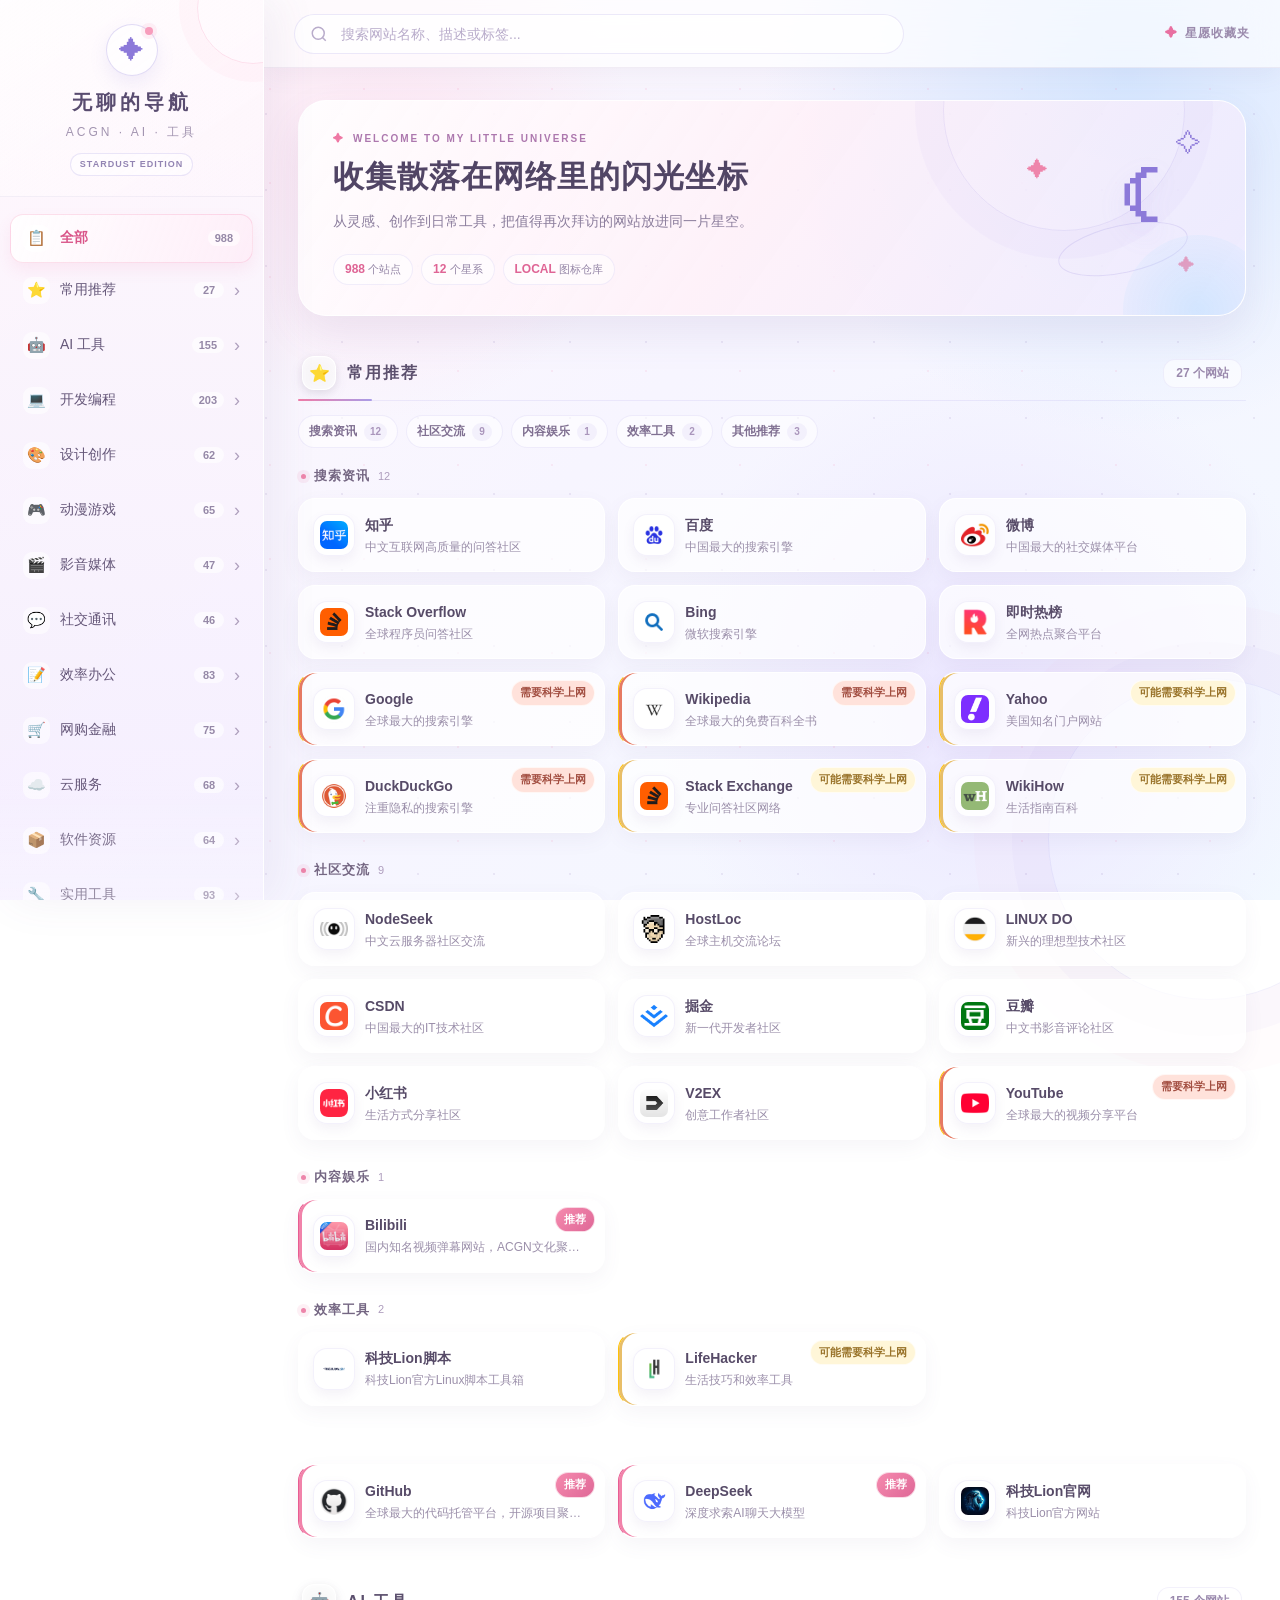
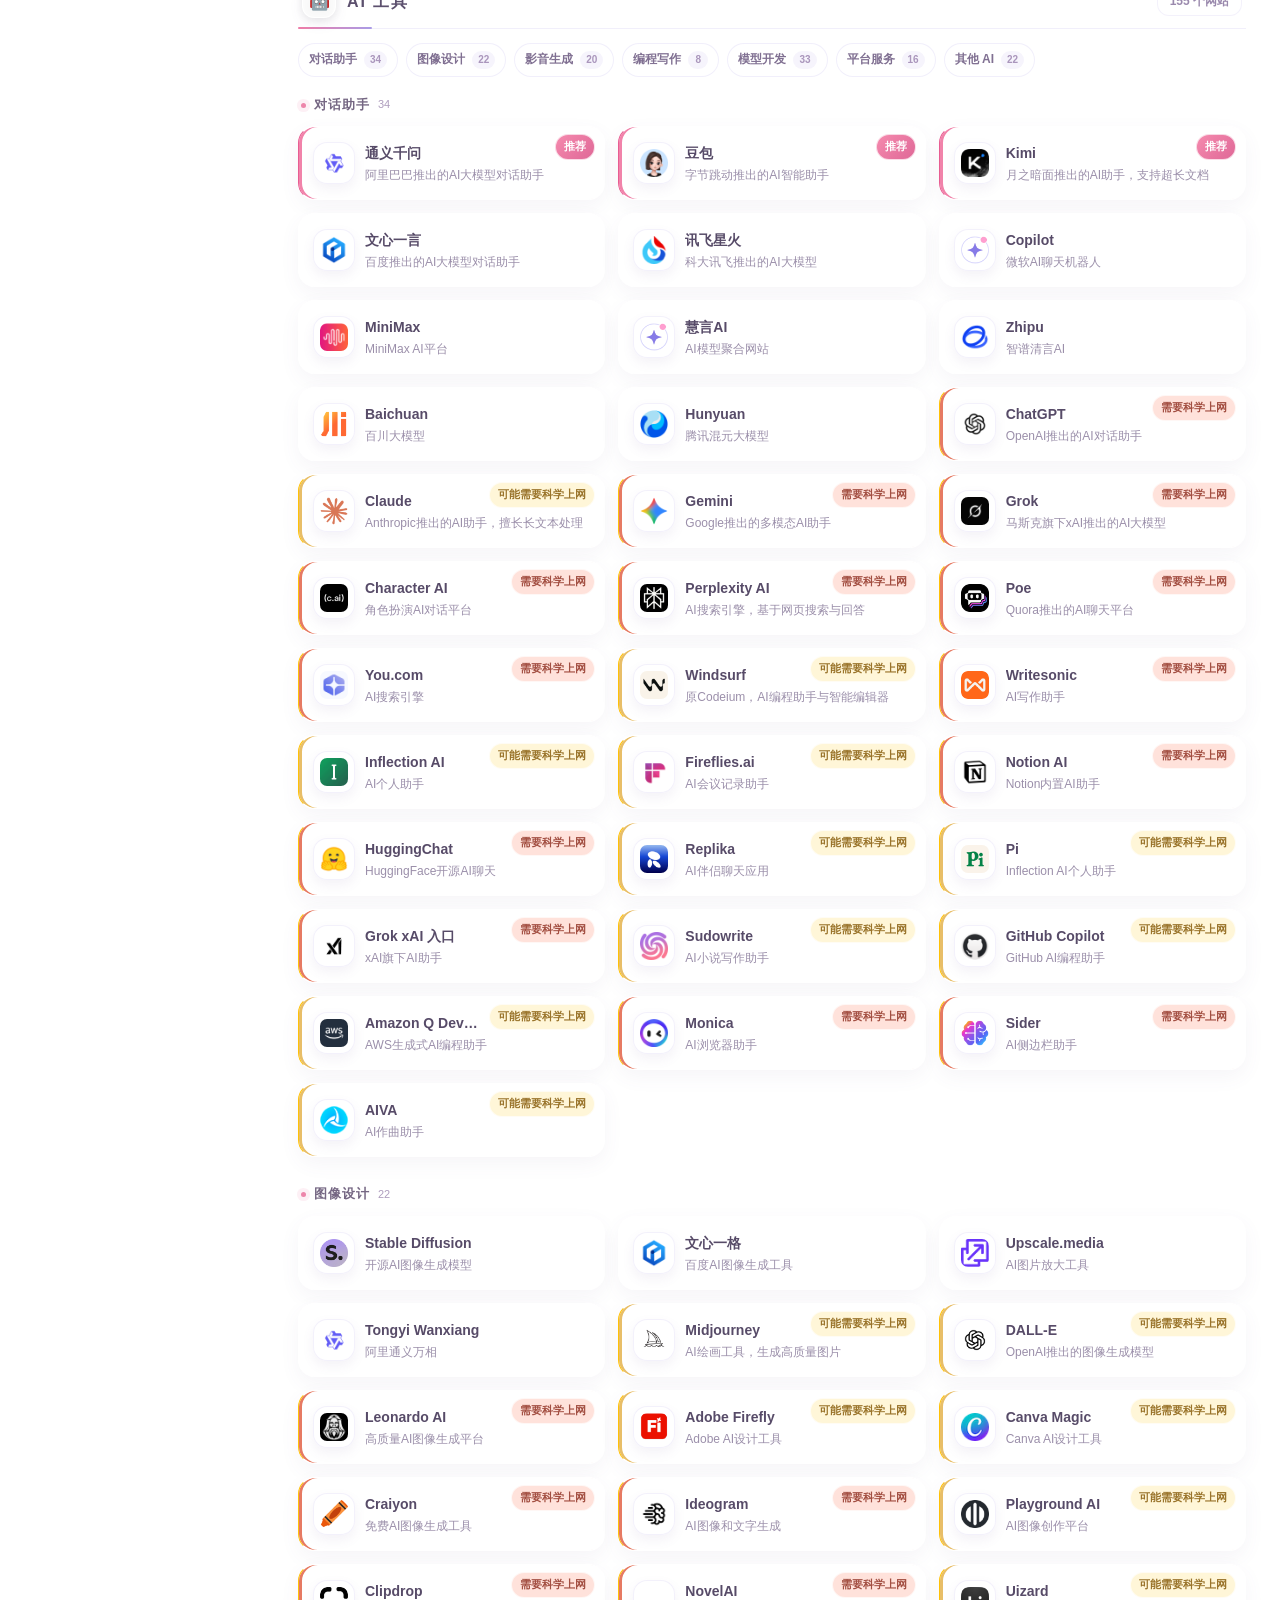
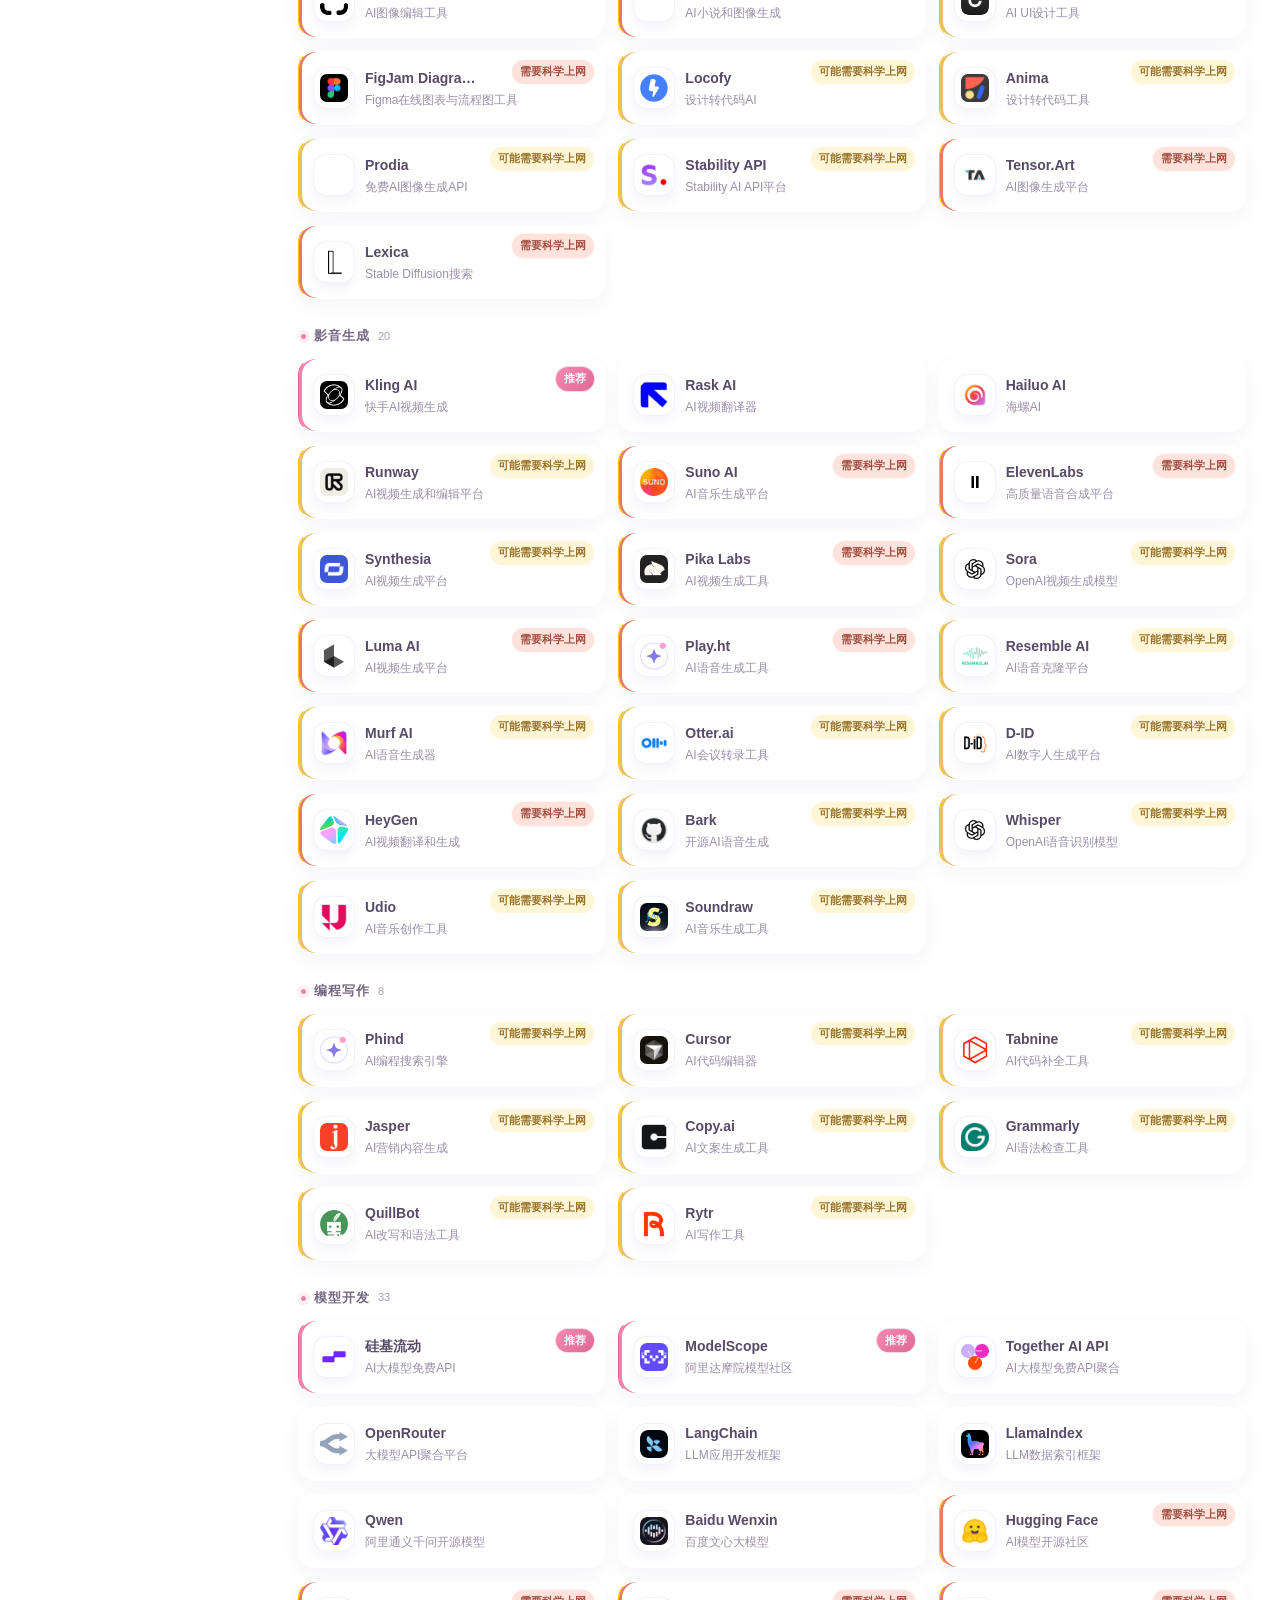
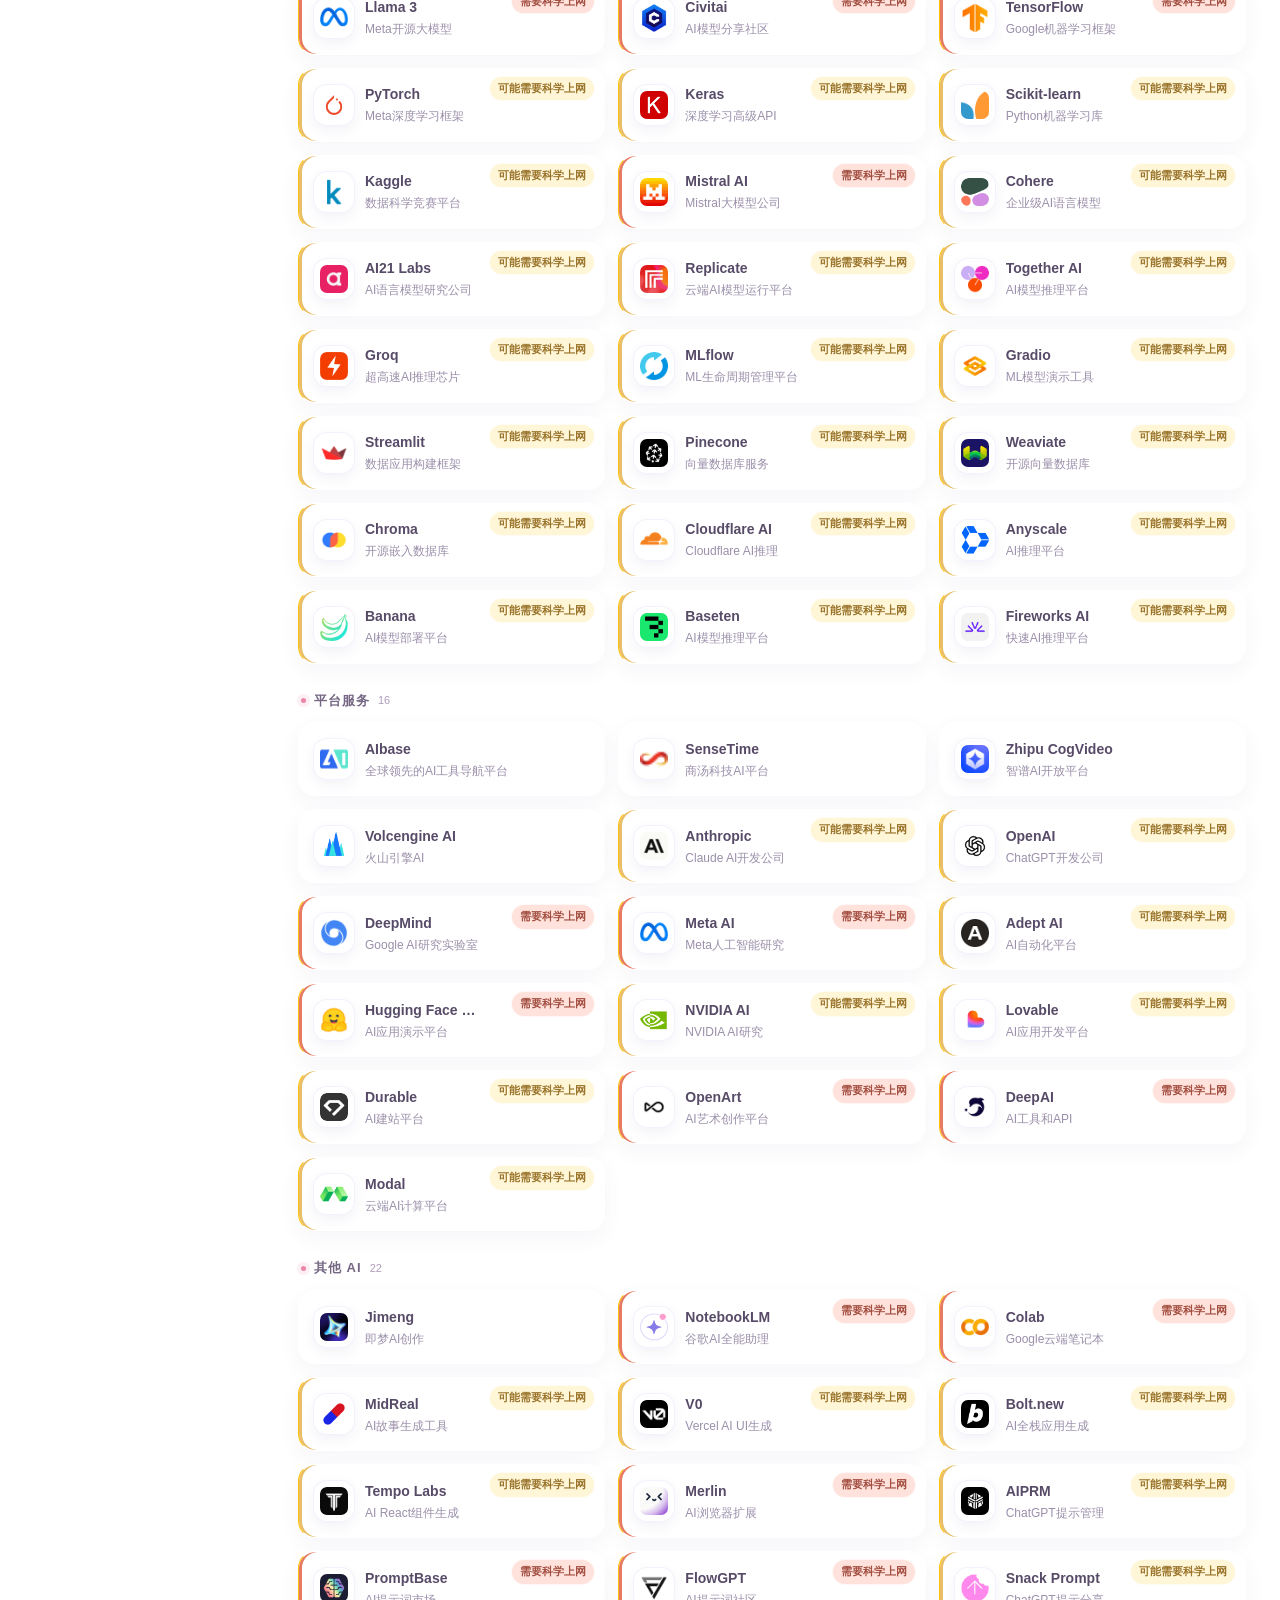
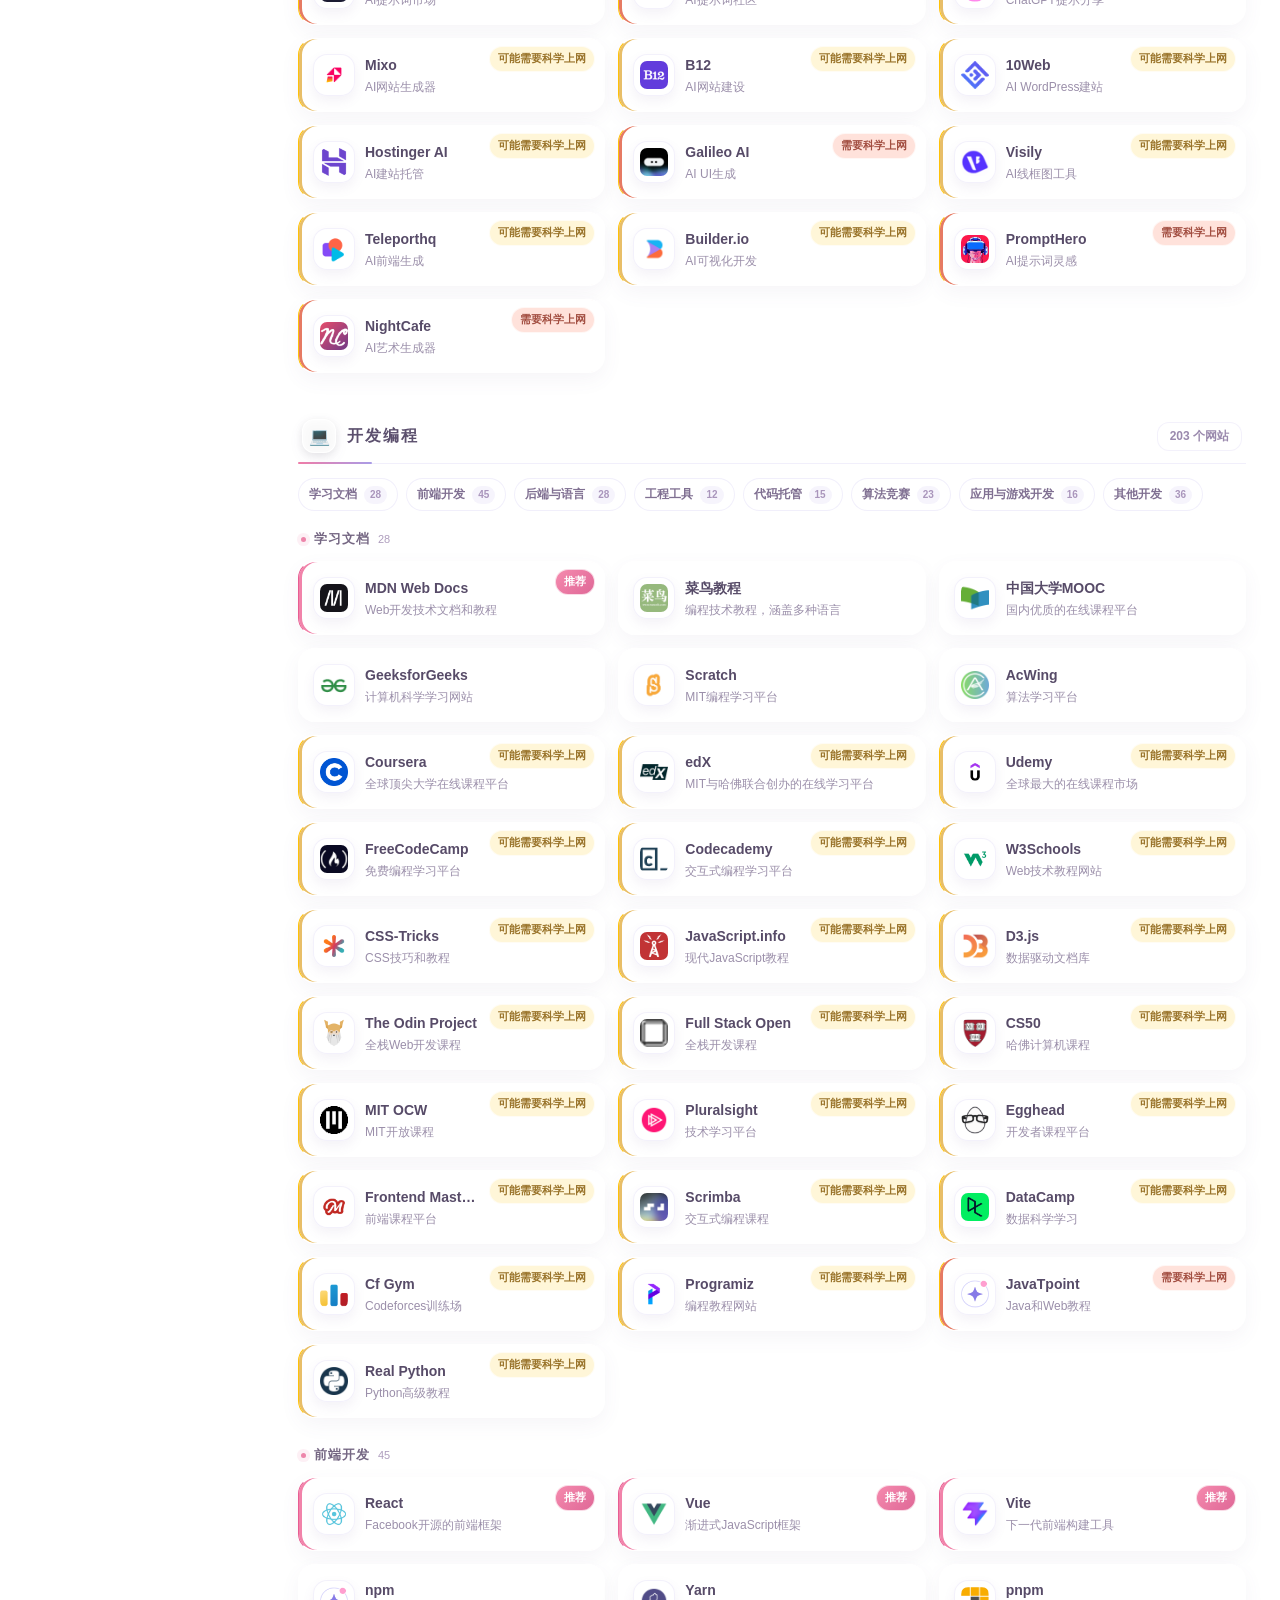
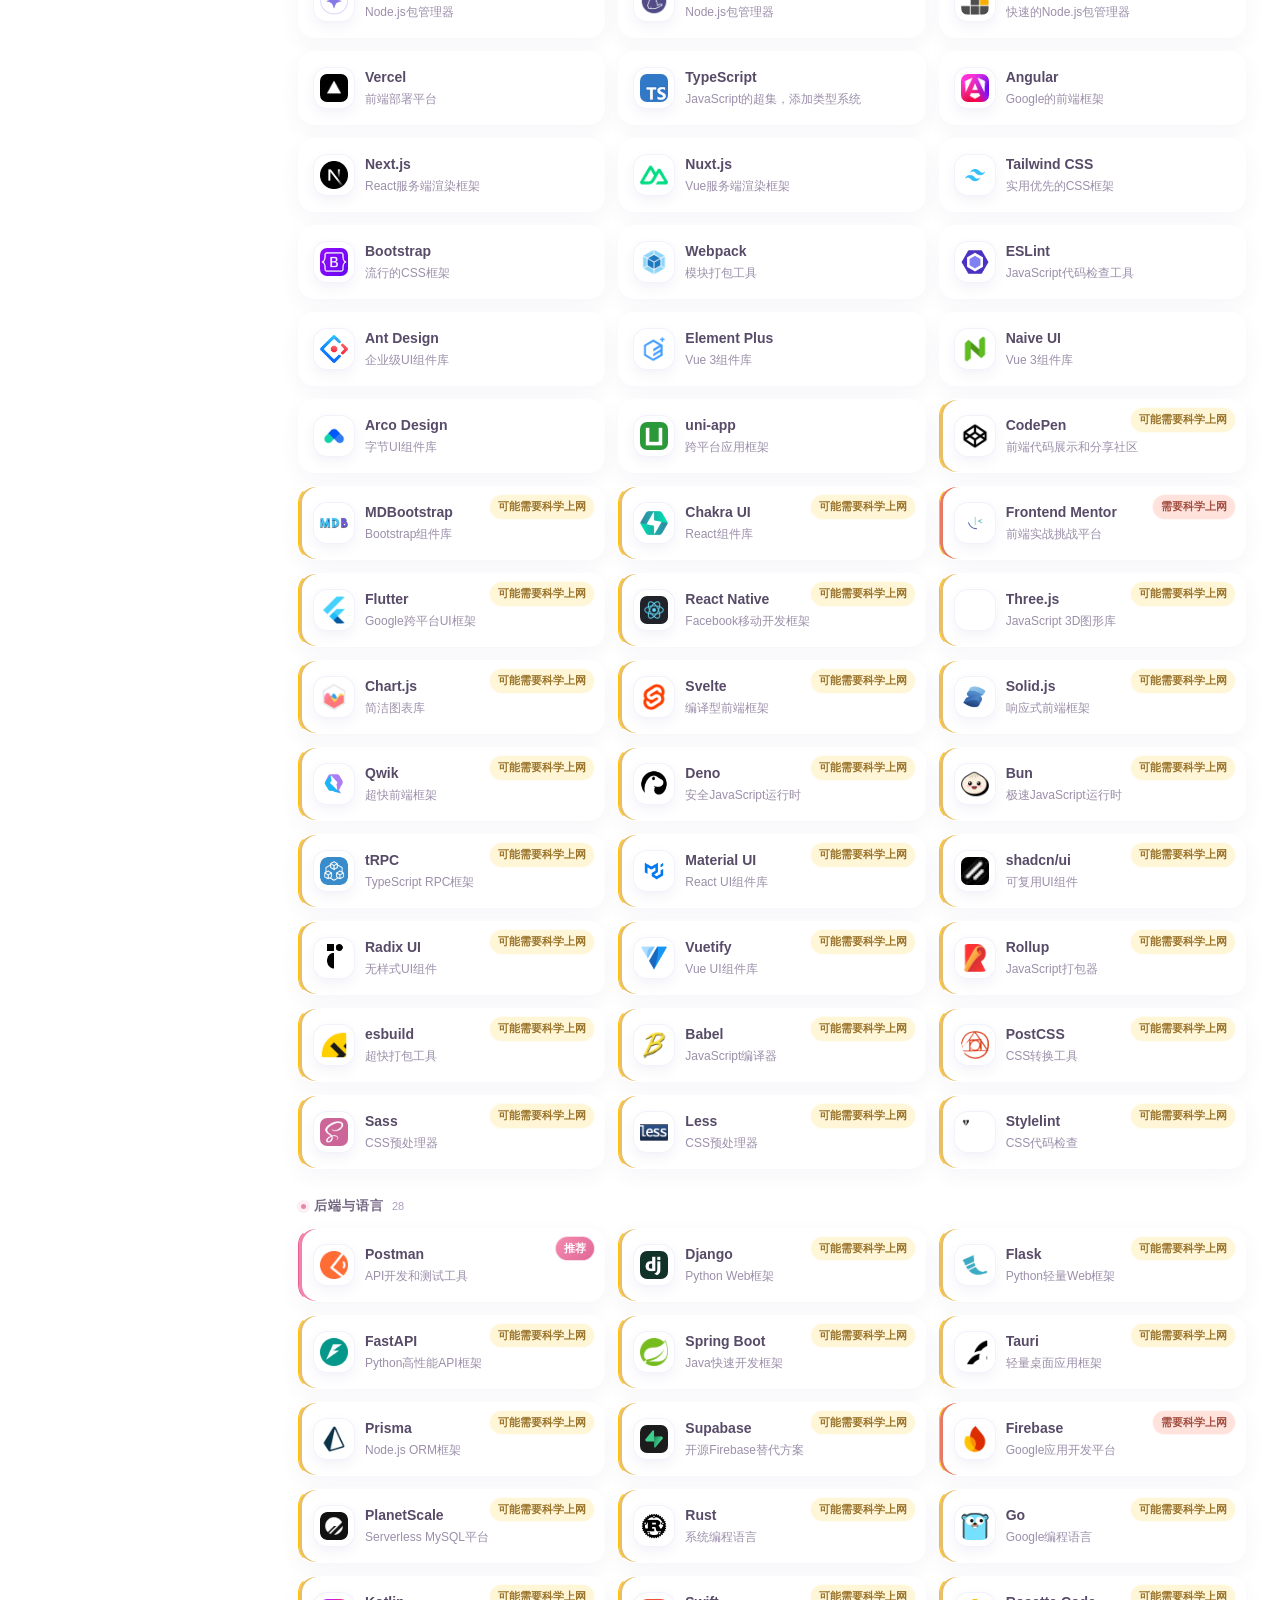
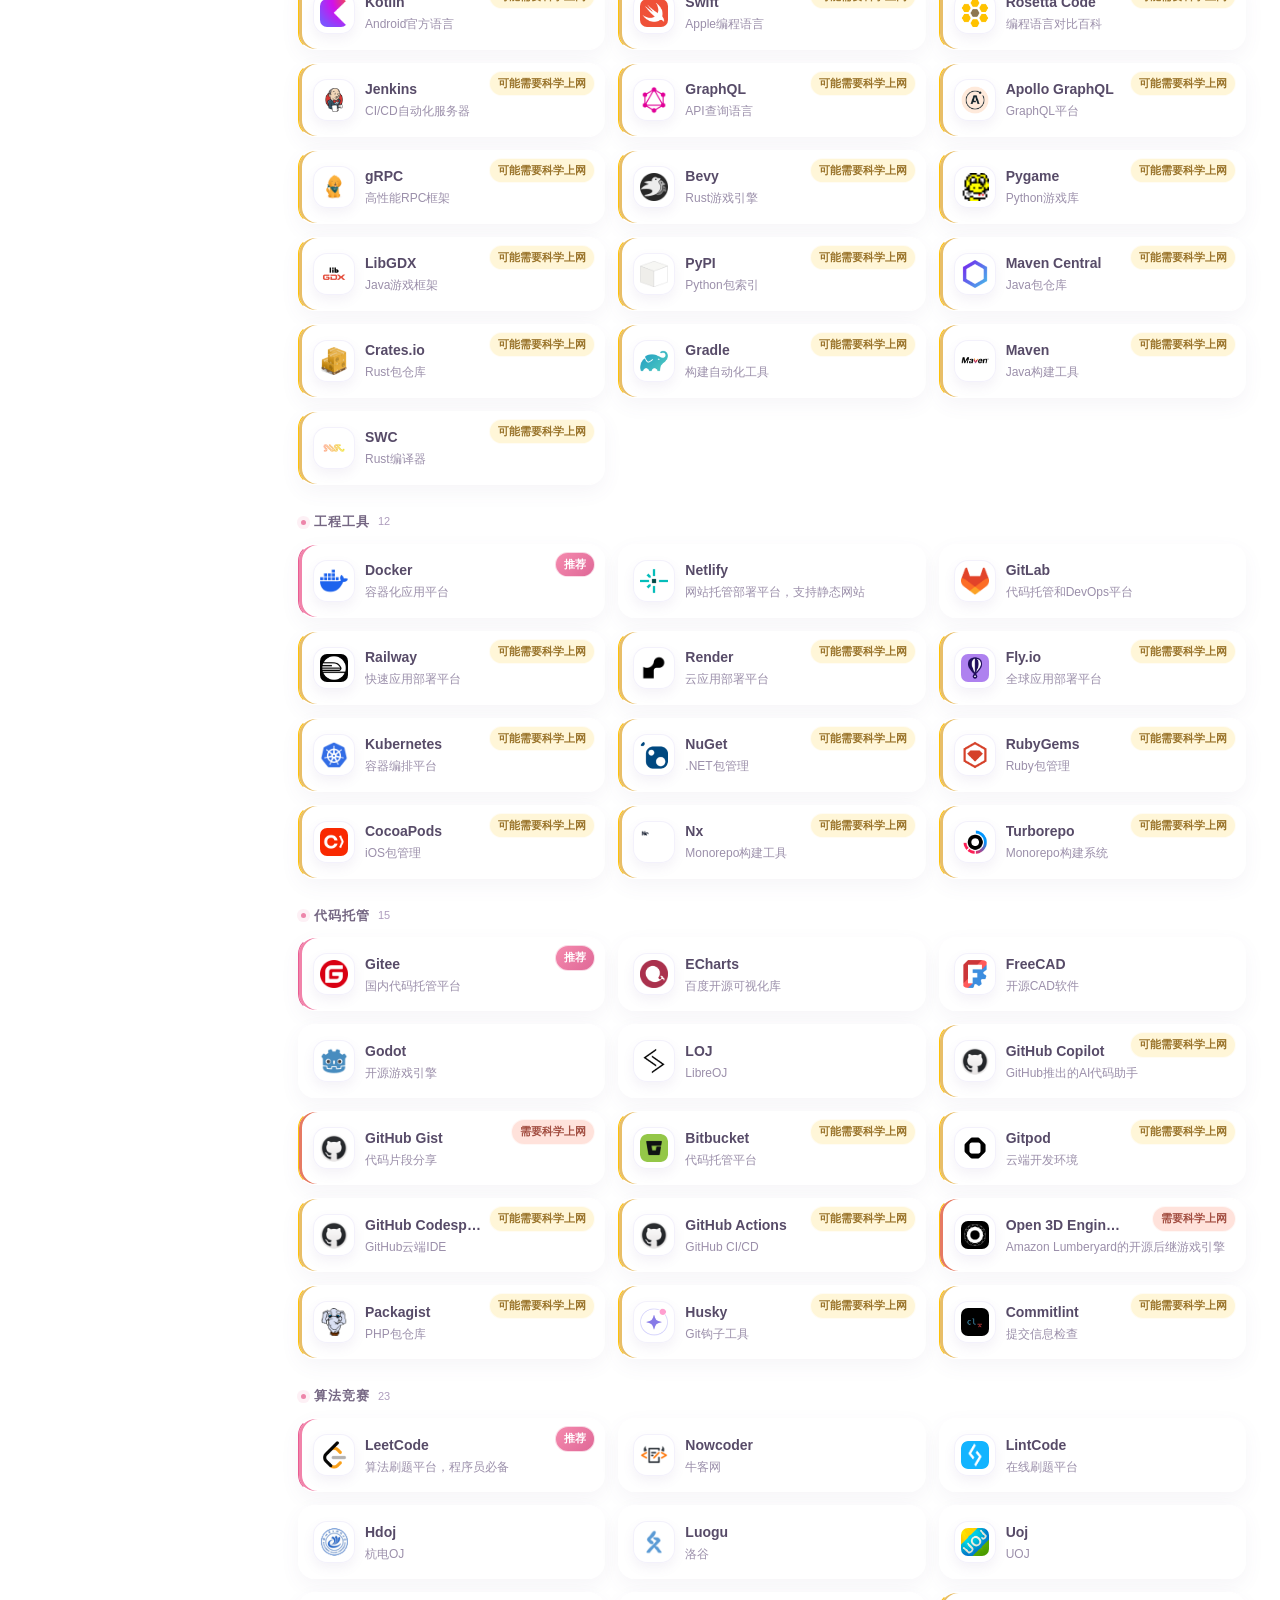
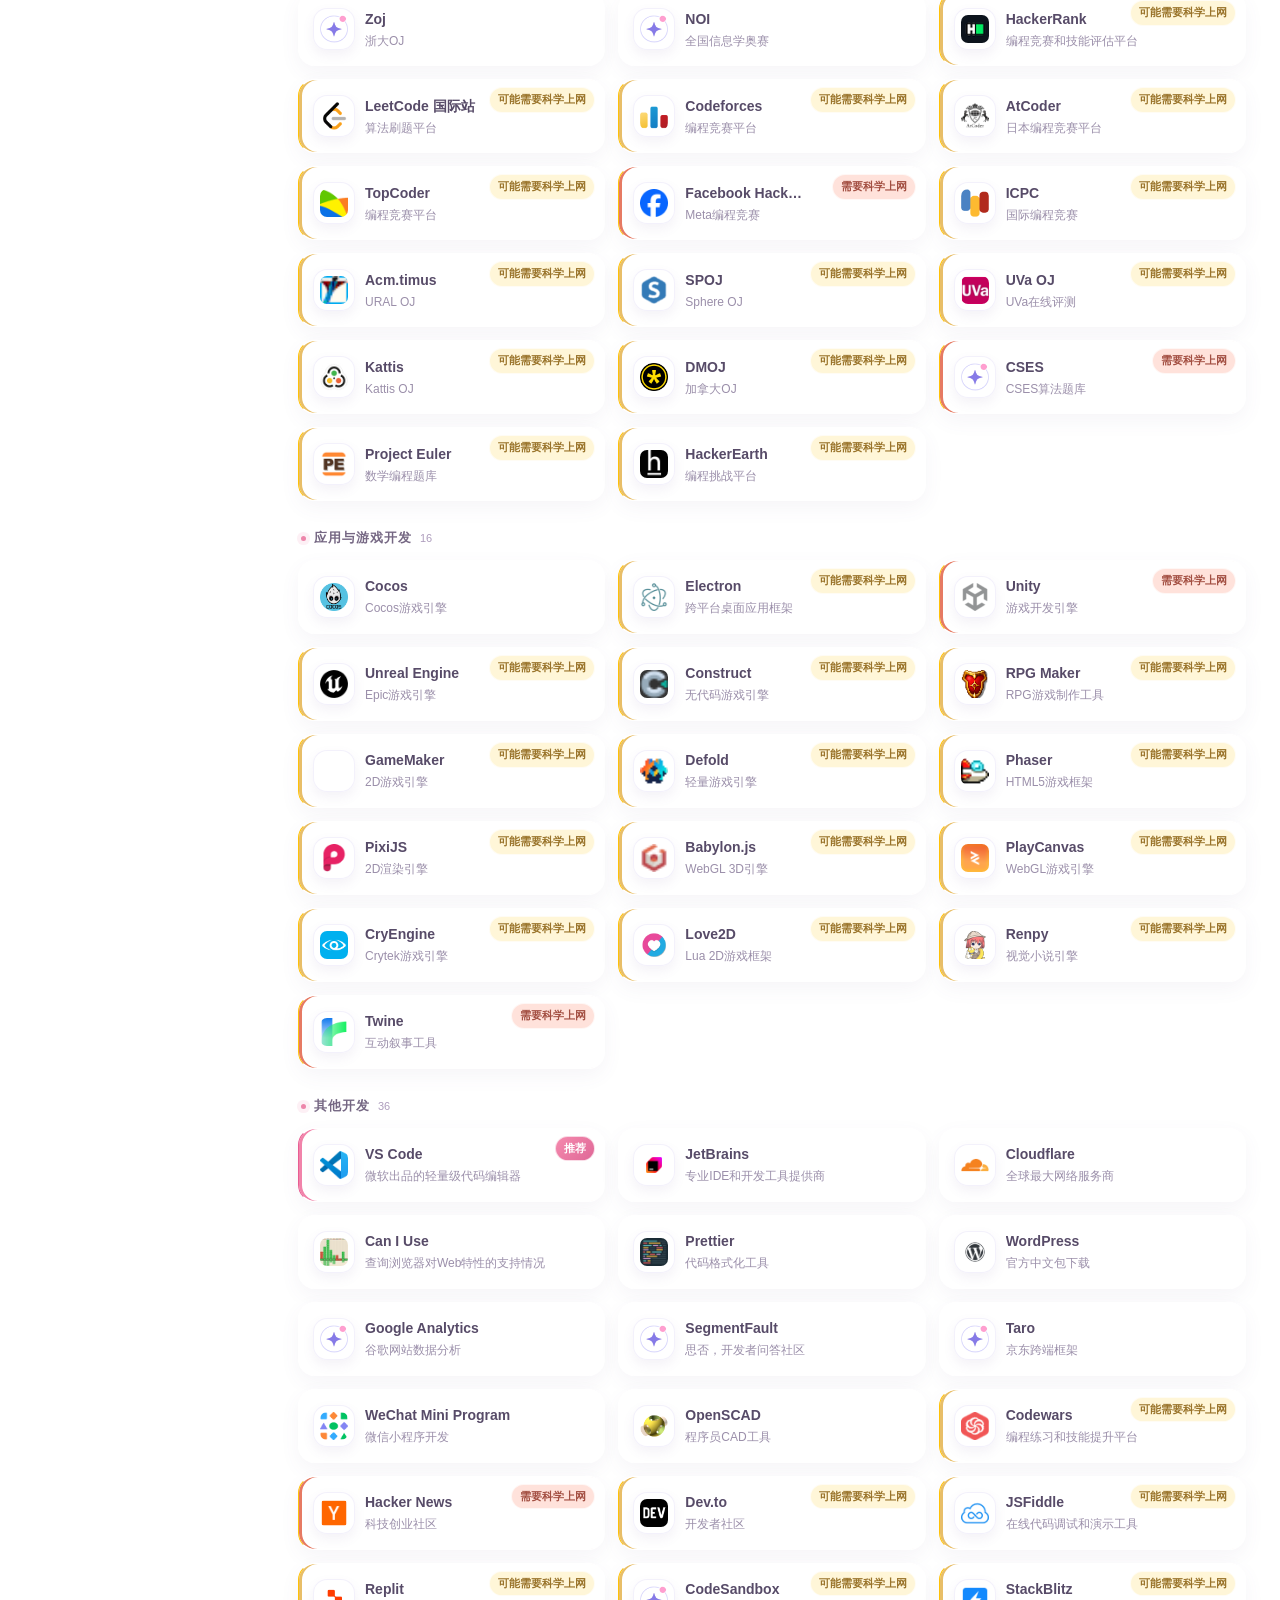
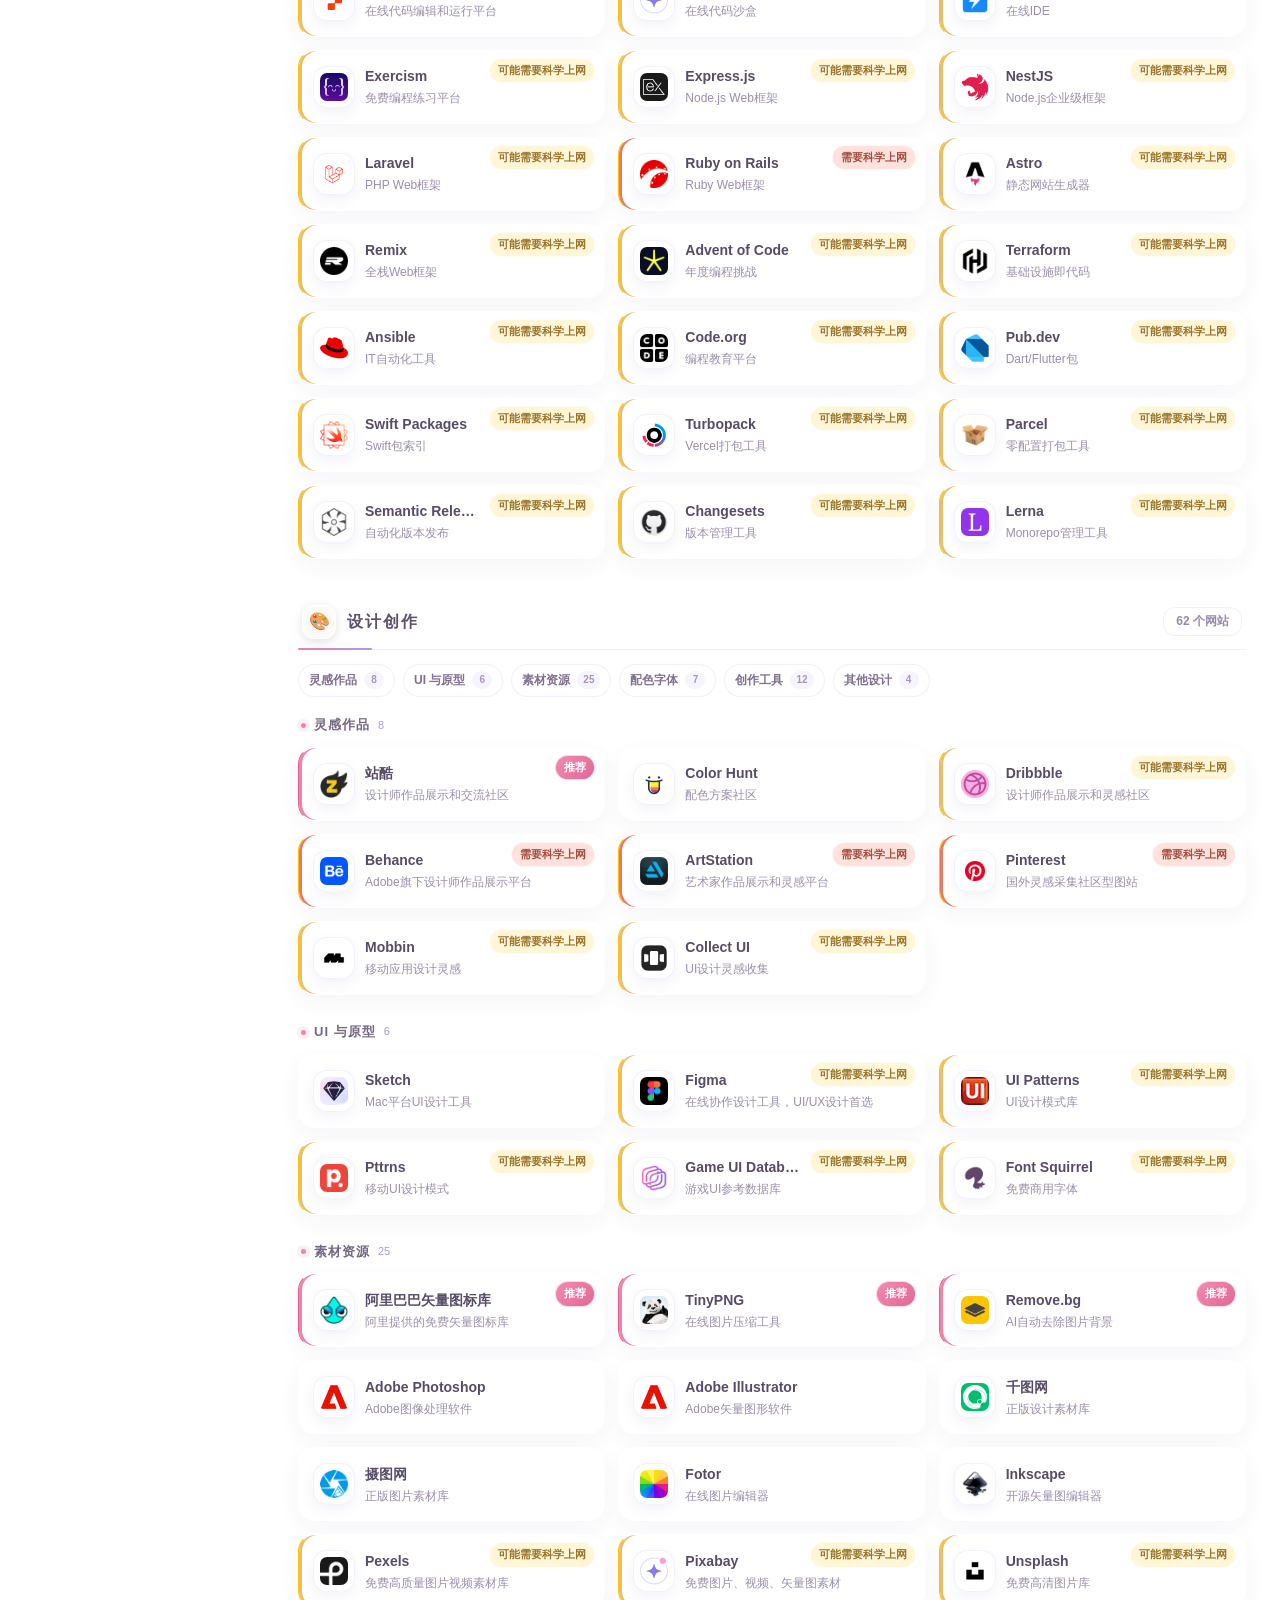
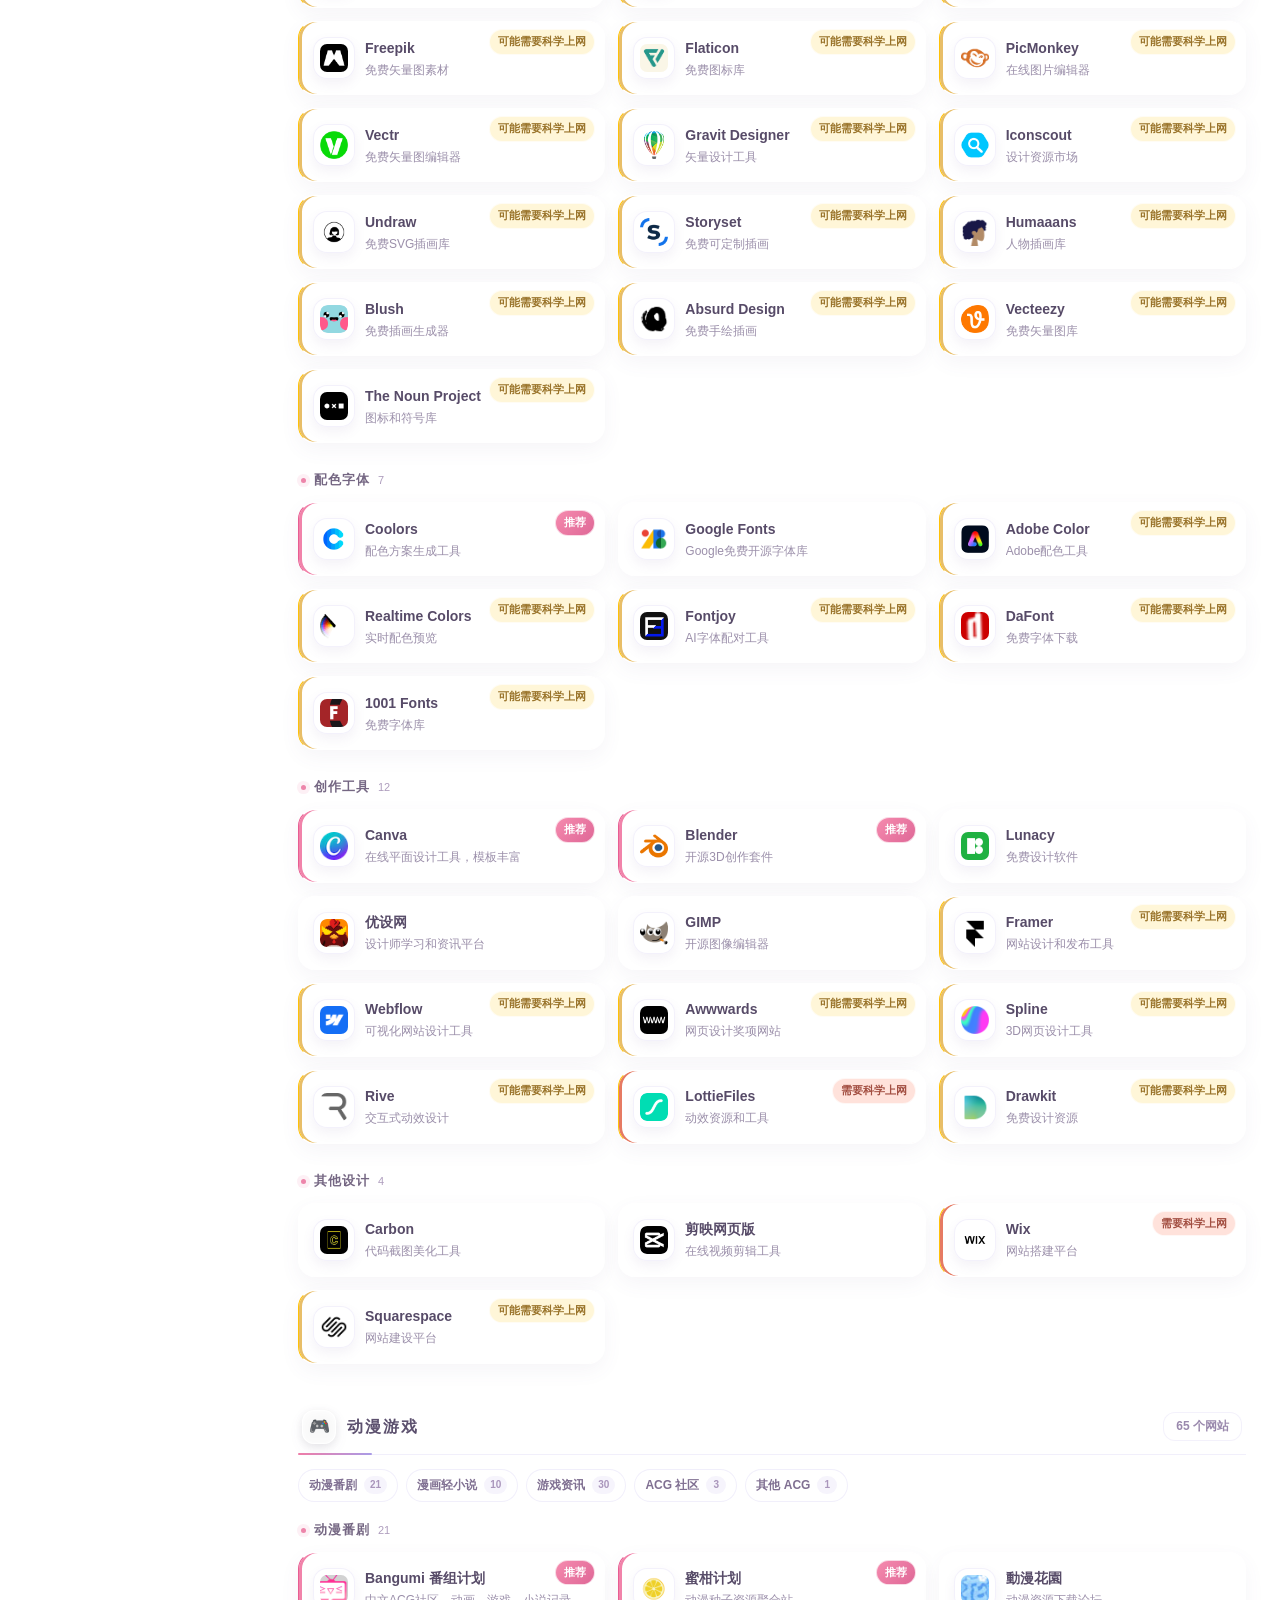
<file: index.html>
<!DOCTYPE html>
<html lang="zh-CN">
<head>
    <meta charset="UTF-8">
    <meta name="viewport" content="width=device-width, initial-scale=1.0">
    <title>无聊的导航 - ACGN、AI 与实用工具导航页</title>
    <meta name="description" content="一个收集 ACGN、AI 与实用工具的个人导航页">
    <meta name="keywords" content="导航, ACGN, AI工具, 实用工具, 资源导航">
    <meta name="theme-color" content="#ff9a9e">
    <meta name="mobile-web-app-capable" content="yes">
    <meta name="apple-mobile-web-app-capable" content="yes">
    <meta name="apple-mobile-web-app-status-bar-style" content="default">
    <link rel="icon" href="assets/img/default-icon.png?v=608d62088fc4">
    <link rel="apple-touch-icon" href="assets/img/default-icon.png?v=608d62088fc4">
    <link rel="stylesheet" href="assets/css/style.css?v=75176a5b1190">
</head>
<body>
    <!-- 侧边栏 -->
    <aside class="sidebar" id="sidebar">
        <div class="sidebar-logo">
            <span class="logo-orbit" aria-hidden="true">
                <span class="logo-orbit-core">✦</span>
            </span>
            <a href="index.html" class="logo-text">无聊的导航</a>
            <p class="logo-desc">ACGN · AI · 工具</p>
            <span class="logo-edition">STARDUST EDITION</span>
        </div>
        <nav class="sidebar-nav" id="sidebarNav">
            <!-- 由 JS 动态生成 -->
        </nav>
    </aside>

    <!-- 移动端侧边栏遮罩 -->
    <div class="sidebar-overlay" id="sidebarOverlay"></div>

    <!-- 主内容区 -->
    <div class="main-content">
        <!-- 顶部导航栏 -->
        <nav class="topbar">
        <button class="sidebar-toggle" id="sidebarToggle" aria-label="切换菜单" aria-controls="sidebar" aria-expanded="false">
                <svg viewBox="0 0 24 24" fill="none" stroke="currentColor" stroke-width="2"><path d="M3 12h18M3 6h18M3 18h18"></path></svg>
            </button>
            <div class="search-box">
                <svg class="search-icon" viewBox="0 0 24 24" fill="none" stroke="currentColor" stroke-width="2"><circle cx="11" cy="11" r="8"></circle><path d="m21 21-4.35-4.35"></path></svg>
                <input type="text" id="searchInput" placeholder="搜索网站名称、描述或标签..." autocomplete="off" aria-label="搜索网站">
            </div>
            <div class="topbar-meta" aria-label="网站状态">
                <span class="topbar-spark" aria-hidden="true">✦</span>
                <span>星愿收藏夹</span>
            </div>
        </nav>

        <!-- 网站内容区 -->
        <main class="sites-content" id="mainContent">
            <!-- 由 JS 动态生成 -->
        </main>
    </div>

    <!-- 回到顶部 -->
    <button class="back-to-top" id="backToTop" aria-label="回到顶部">
        <svg viewBox="0 0 24 24" fill="none" stroke="currentColor" stroke-width="2"><path d="m18 15-6-6-6 6"></path></svg>
    </button>

    <script src="assets/js/data.js?v=ccc0f5761f9d"></script>
    <script src="assets/js/main.js?v=c9182a83f221"></script>
</body>
</html>
</file>
<file: assets/css/style.css>
/* ============================
   无聊的导航 - ACG 风格
   ============================ */

:root {
    --sidebar-width: 240px;
    --topbar-height: 56px;
    
    /* ACG 粉紫配色 */
    --sidebar-bg: linear-gradient(180deg, #ff9a9e 0%, #fecfef 50%, #fdfcfb 100%);
    --sidebar-hover: rgba(255, 255, 255, 0.3);
    --sidebar-active: #ff6b95;
    --sidebar-text: #5a3e5c;
    
    --body-bg: #fff5f8;
    --card-bg: #ffffff;
    --text-primary: #4a3548;
    --text-secondary: #8b7089;
    --text-light: #c4a8c2;
    --border-color: #f5dde3;
    
    --accent-color: #ff6b95;
    --accent-hover: #ff4778;
    --highlight-color: #ff4757;
    
    --shadow-sm: 0 2px 8px rgba(255, 107, 149, 0.1);
    --shadow-md: 0 4px 16px rgba(255, 107, 149, 0.15);
    --shadow-hover: 0 8px 24px rgba(255, 107, 149, 0.2);
    
    --radius: 12px;
    --radius-lg: 16px;
    --transition: all 0.3s cubic-bezier(0.4, 0, 0.2, 1);
}

* {
    margin: 0;
    padding: 0;
    box-sizing: border-box;
}

html {
    scroll-behavior: smooth;
}

body {
    font-family: "PingFang SC", "Hiragino Sans GB", "Microsoft YaHei", "Noto Sans SC", sans-serif;
    background: var(--body-bg);
    color: var(--text-primary);
    line-height: 1.6;
    font-size: 14px;
    min-height: 100vh;
}

/* ====== 侧边栏 ====== */
.sidebar {
    position: fixed;
    left: 0;
    top: 0;
    bottom: 0;
    width: var(--sidebar-width);
    background: var(--sidebar-bg);
    overflow-y: auto;
    z-index: 100;
    transition: transform 0.3s ease;
    border-right: 1px solid rgba(255, 255, 255, 0.5);
}

.sidebar-logo {
    padding: 32px 20px 24px;
    text-align: center;
    border-bottom: 1px solid rgba(255, 255, 255, 0.4);
    background: rgba(255, 255, 255, 0.2);
}

.logo-text {
    font-size: 24px;
    font-weight: 800;
    color: #ff4778;
    text-decoration: none;
    letter-spacing: 3px;
    display: block;
    text-shadow: 0 2px 4px rgba(255, 71, 120, 0.2);
}

.logo-desc {
    font-size: 12px;
    color: var(--sidebar-text);
    margin-top: 8px;
    letter-spacing: 2px;
    opacity: 0.8;
}

.sidebar-nav {
    padding: 16px 0;
}

.nav-item {
    display: flex;
    width: 100%;
    align-items: center;
    gap: 12px;
    padding: 12px 20px;
    border: 0;
    background: transparent;
    color: var(--sidebar-text);
    font-family: inherit;
    text-decoration: none;
    text-align: left;
    font-size: 14px;
    font-weight: 500;
    cursor: pointer;
    transition: var(--transition);
    border-left: 4px solid transparent;
    margin: 2px 8px;
    border-radius: 0 var(--radius) var(--radius) 0;
}

.nav-item:hover {
    background: var(--sidebar-hover);
    color: #ff4778;
    border-left-color: rgba(255, 71, 120, 0.3);
}

.nav-item.active {
    background: rgba(255, 255, 255, 0.6);
    color: #ff4778;
    border-left-color: var(--sidebar-active);
    font-weight: 600;
    box-shadow: var(--shadow-sm);
}

.nav-item .nav-icon {
    width: 24px;
    text-align: center;
    font-size: 18px;
    flex-shrink: 0;
}

.nav-item .nav-name {
    flex: 1;
    min-width: 0;
    white-space: nowrap;
    overflow: hidden;
    text-overflow: ellipsis;
}

.nav-item .nav-count {
    font-size: 11px;
    background: rgba(255, 255, 255, 0.5);
    padding: 2px 10px;
    border-radius: 12px;
    color: var(--sidebar-text);
    flex-shrink: 0;
    font-weight: 600;
}

.nav-item.active .nav-count {
    background: rgba(255, 71, 120, 0.2);
    color: #ff4778;
}

.sidebar::-webkit-scrollbar {
    width: 4px;
}

.sidebar::-webkit-scrollbar-thumb {
    background: rgba(255, 71, 120, 0.3);
    border-radius: 2px;
}

/* ====== 主内容区 ====== */
.main-content {
    margin-left: var(--sidebar-width);
    min-height: 100vh;
}

/* ====== 顶部导航栏 ====== */
.topbar {
    position: sticky;
    top: 0;
    z-index: 50;
    height: var(--topbar-height);
    background: rgba(255, 255, 255, 0.9);
    backdrop-filter: blur(10px);
    -webkit-backdrop-filter: blur(10px);
    border-bottom: 1px solid var(--border-color);
    display: flex;
    align-items: center;
    padding: 0 24px;
    gap: 16px;
    box-shadow: var(--shadow-sm);
}

.sidebar-toggle {
    display: none;
    background: none;
    border: none;
    cursor: pointer;
    padding: 8px;
    color: var(--accent-color);
    flex-shrink: 0;
    border-radius: 8px;
    transition: var(--transition);
}

.sidebar-toggle:hover {
    background: rgba(255, 107, 149, 0.1);
}

.sidebar-toggle svg {
    width: 22px;
    height: 22px;
}

.search-box {
    position: relative;
    flex: 1;
    max-width: 480px;
}

.search-box .search-icon {
    position: absolute;
    left: 16px;
    top: 50%;
    transform: translateY(-50%);
    width: 18px;
    height: 18px;
    color: var(--text-light);
    pointer-events: none;
}

.search-box input {
    width: 100%;
    padding: 10px 16px 10px 42px;
    border: 2px solid var(--border-color);
    border-radius: 24px;
    font-size: 14px;
    background: #fff;
    color: var(--text-primary);
    outline: none;
    transition: var(--transition);
}

.search-box input:focus {
    border-color: var(--accent-color);
    box-shadow: 0 0 0 3px rgba(255, 107, 149, 0.15);
}

.search-box input::placeholder {
    color: var(--text-light);
}

/* ====== 内容区域 ====== */
.sites-content {
    padding: 28px;
    width: 100%;
}

/* ====== 分类区块 ====== */
.category-section {
    margin-bottom: 36px;
    animation: fadeInUp 0.5s ease forwards;
}

.category-section:nth-child(2) { animation-delay: 0.05s; }
.category-section:nth-child(3) { animation-delay: 0.1s; }
.category-section:nth-child(4) { animation-delay: 0.15s; }
.category-section:nth-child(5) { animation-delay: 0.2s; }
.category-section:nth-child(6) { animation-delay: 0.25s; }
.category-section:nth-child(7) { animation-delay: 0.3s; }
.category-section:nth-child(8) { animation-delay: 0.35s; }
.category-section:nth-child(9) { animation-delay: 0.4s; }
.category-section:nth-child(10) { animation-delay: 0.45s; }

@keyframes fadeInUp {
    from {
        opacity: 0;
        transform: translateY(20px);
    }
    to {
        opacity: 1;
        transform: translateY(0);
    }
}

.category-header {
    display: flex;
    align-items: center;
    gap: 12px;
    margin-bottom: 18px;
    padding: 14px 20px;
    background: linear-gradient(135deg, rgba(255, 255, 255, 0.9) 0%, rgba(255, 240, 245, 0.9) 100%);
    border-radius: var(--radius-lg);
    border: 1px solid rgba(255, 107, 149, 0.15);
    box-shadow: var(--shadow-sm);
}

.category-icon {
    font-size: 22px;
    filter: drop-shadow(0 2px 4px rgba(0, 0, 0, 0.1));
}

.category-title {
    font-size: 16px;
    font-weight: 700;
    color: var(--text-primary);
    letter-spacing: 1px;
}

.category-count {
    font-size: 12px;
    color: var(--text-secondary);
    margin-left: auto;
    background: rgba(255, 107, 149, 0.1);
    padding: 4px 12px;
    border-radius: 12px;
    font-weight: 600;
    color: var(--accent-color);
}

/* ====== 网站卡片网格 ====== */
.sites-grid {
    display: grid;
    grid-template-columns: repeat(auto-fill, minmax(300px, 1fr));
    gap: 16px;
}

/* ====== 网站卡片 - ACG 风格 ====== */
.site-card {
    display: flex;
    align-items: center;
    gap: 14px;
    padding: 14px 16px;
    background: var(--card-bg);
    border: 1px solid var(--border-color);
    border-radius: var(--radius);
    text-decoration: none;
    color: inherit;
    transition: var(--transition);
    cursor: pointer;
    position: relative;
    overflow: hidden;
}

.site-card::before {
    content: '';
    position: absolute;
    top: 0;
    left: 0;
    right: 0;
    height: 3px;
    background: linear-gradient(90deg, #ff6b95, #ffa8c5, #ff6b95);
    transform: scaleX(0);
    transition: transform 0.3s ease;
    opacity: 0;
}

.site-card:hover {
    border-color: var(--accent-color);
    box-shadow: var(--shadow-hover);
    transform: translateY(-3px);
}

.site-card:hover::before {
    transform: scaleX(1);
    opacity: 1;
}

.site-card.highlight {
    border-left: 3px solid var(--highlight-color);
    background: linear-gradient(135deg, #fff 0%, #fff5f8 100%);
}

.site-card.highlight::before {
    background: linear-gradient(90deg, #ff4757, #ff6b95);
}

.site-card.risk-warning {
    border-left: 3px solid #ffc107;
    background: linear-gradient(135deg, #fff 0%, #fff9e6 100%);
}

.site-card.risk-warning::before {
    background: linear-gradient(90deg, #ffc107, #ffca28);
}

.card-icon {
    width: 40px;
    height: 40px;
    border-radius: 10px;
    flex-shrink: 0;
    object-fit: contain;
    background: linear-gradient(135deg, #fff5f8 0%, #ffe0eb 100%);
    padding: 4px;
    box-shadow: 0 2px 6px rgba(255, 107, 149, 0.1);
}

.card-icon-fallback {
    width: 40px;
    height: 40px;
    border-radius: 10px;
    background: linear-gradient(135deg, #ff6b95 0%, #ff8fab 100%);
    display: flex;
    align-items: center;
    justify-content: center;
    color: #fff;
    font-size: 16px;
    font-weight: 700;
    flex-shrink: 0;
    box-shadow: 0 2px 6px rgba(255, 107, 149, 0.2);
}

.card-info {
    flex: 1;
    min-width: 0;
}

.card-name {
    font-size: 14px;
    font-weight: 600;
    color: var(--text-primary);
    white-space: nowrap;
    overflow: hidden;
    text-overflow: ellipsis;
    line-height: 1.5;
}

.card-desc {
    font-size: 12px;
    color: var(--text-secondary);
    white-space: nowrap;
    overflow: hidden;
    text-overflow: ellipsis;
    line-height: 1.5;
    margin-top: 2px;
}

.card-tags {
    display: flex;
    gap: 6px;
    flex-shrink: 0;
}

.tag {
    font-size: 11px;
    padding: 3px 8px;
    border-radius: 8px;
    background: linear-gradient(135deg, #fff5f8 0%, #ffe0eb 100%);
    color: var(--accent-color);
    white-space: nowrap;
    font-weight: 500;
    border: 1px solid rgba(255, 107, 149, 0.15);
}

/* 风险提示 */
.risk-tag {
    position: absolute;
    top: 8px;
    right: 10px;
    font-size: 10px;
    padding: 3px 8px;
    border-radius: 8px;
    background: linear-gradient(135deg, #fff3cd 0%, #ffeaa7 100%);
    color: #856404;
    border: 1px solid #ffc107;
    font-weight: 600;
}

/* 高亮标记 */
.highlight-badge {
    position: absolute;
    top: 8px;
    right: 10px;
    font-size: 10px;
    padding: 3px 8px;
    border-radius: 8px;
    background: linear-gradient(135deg, #ff6b95 0%, #ff4778 100%);
    color: #fff;
    font-weight: 600;
    box-shadow: 0 2px 4px rgba(255, 71, 120, 0.3);
}

/* 搜索高亮 */
.search-highlight {
    background: linear-gradient(180deg, transparent 50%, rgba(255, 107, 149, 0.3) 50%);
    padding: 0 2px;
    border-radius: 2px;
    color: var(--highlight-color);
    font-weight: 700;
}

/* 无搜索结果 */
.no-results {
    text-align: center;
    padding: 100px 20px;
    color: var(--text-light);
}

.no-results p:first-child {
    font-size: 18px;
    margin-bottom: 12px;
    color: var(--text-secondary);
}

/* ====== 回到顶部 ====== */
.back-to-top {
    position: fixed;
    bottom: 32px;
    right: 32px;
    width: 48px;
    height: 48px;
    border-radius: 50%;
    background: linear-gradient(135deg, #ff6b95 0%, #ff8fab 100%);
    color: #fff;
    border: none;
    cursor: pointer;
    display: flex;
    align-items: center;
    justify-content: center;
    opacity: 0;
    visibility: hidden;
    transition: var(--transition);
    box-shadow: 0 4px 16px rgba(255, 107, 149, 0.3);
    z-index: 50;
}

.back-to-top svg {
    width: 20px;
    height: 20px;
}

.back-to-top.visible {
    opacity: 1;
    visibility: visible;
}

.back-to-top:hover {
    transform: translateY(-4px) scale(1.1);
    box-shadow: 0 8px 24px rgba(255, 107, 149, 0.4);
}

/* ====== 侧边栏遮罩 (移动端) ====== */
.sidebar-overlay {
    display: none;
    position: fixed;
    inset: 0;
    background: rgba(90, 62, 92, 0.5);
    backdrop-filter: blur(4px);
    z-index: 99;
}

.sidebar-overlay.show {
    display: block;
}

/* ====== 分类锚点偏移 ====== */
.category-section {
    scroll-margin-top: calc(var(--topbar-height) + 20px);
}

/* ====== 响应式 ====== */
@media (max-width: 1024px) {
    .sites-grid {
        grid-template-columns: repeat(auto-fill, minmax(240px, 1fr));
    }
}

@media (max-width: 768px) {
    .sidebar {
        transform: translateX(-100%);
        background: linear-gradient(180deg, #ff9a9e 0%, #fecfef 100%);
    }

    .sidebar.open {
        transform: translateX(0);
    }

    .main-content {
        margin-left: 0;
    }

    .sidebar-toggle {
        display: block;
    }

    .sites-content {
        padding: 16px;
    }

    .sites-grid {
        grid-template-columns: 1fr;
    }

    .topbar {
        padding: 0 16px;
    }

    .category-header {
        padding: 12px 16px;
    }

    .category-title {
        font-size: 15px;
    }

    .site-card {
        padding: 12px 14px;
    }

    .card-icon,
    .card-icon-fallback {
        width: 36px;
        height: 36px;
        border-radius: 8px;
    }

    .card-name {
        font-size: 13px;
    }

    .card-desc {
        font-size: 11px;
    }

    .back-to-top {
        bottom: 20px;
        right: 20px;
        width: 42px;
        height: 42px;
    }
}

/* ====== 滚动条美化 ====== */
::-webkit-scrollbar {
    width: 8px;
    height: 8px;
}

::-webkit-scrollbar-track {
    background: transparent;
}

::-webkit-scrollbar-thumb {
    background: linear-gradient(180deg, #ffb6c1 0%, #ff69b4 100%);
    border-radius: 4px;
    border: 2px solid transparent;
    background-clip: content-box;
}

::-webkit-scrollbar-thumb:hover {
    background: linear-gradient(180deg, #ff69b4 0%, #ff1493 100%);
    background-clip: content-box;
}

/* ====== 选中文字 ====== */
::selection {
    background: rgba(255, 107, 149, 0.3);
    color: var(--text-primary);
}

/* ====== 装饰性元素 ====== */
.sidebar::after {
    content: '';
    position: absolute;
    bottom: 0;
    left: 0;
    right: 0;
    height: 120px;
    background: linear-gradient(180deg, transparent 0%, rgba(255, 255, 255, 0.3) 100%);
    pointer-events: none;
}

/* ====== Stardust Edition: ACG visual refresh ====== */
:root {
    --sidebar-width: 264px;
    --topbar-height: 68px;
    --body-bg: #f8f5ff;
    --card-bg: rgba(255, 255, 255, 0.76);
    --text-primary: #423752;
    --text-secondary: #887c99;
    --text-light: #b9accb;
    --border-color: rgba(126, 104, 161, 0.14);
    --accent-color: #f06f9f;
    --accent-hover: #df568c;
    --highlight-color: #e85d92;
    --lavender: #8c79d9;
    --lavender-soft: #eee9ff;
    --sky-soft: #e8f5ff;
    --cream-soft: #fff8e9;
    --sidebar-text: #655779;
    --shadow-sm: 0 8px 24px rgba(109, 88, 148, 0.08);
    --shadow-md: 0 16px 36px rgba(103, 81, 142, 0.12);
    --shadow-hover: 0 18px 36px rgba(103, 81, 142, 0.16);
    --radius: 18px;
    --radius-lg: 24px;
    --transition: all 0.28s cubic-bezier(0.2, 0.75, 0.3, 1);
}

body {
    position: relative;
    background:
        radial-gradient(circle at 88% 8%, rgba(187, 218, 255, 0.55), transparent 26%),
        radial-gradient(circle at 30% 18%, rgba(255, 221, 237, 0.62), transparent 22%),
        radial-gradient(circle at 78% 78%, rgba(232, 224, 255, 0.78), transparent 28%),
        linear-gradient(135deg, #fff9fc 0%, #f7f5ff 48%, #f2f8ff 100%);
    background-attachment: fixed;
    overflow-x: hidden;
}

body::before,
body::after {
    content: '';
    position: fixed;
    pointer-events: none;
    z-index: -1;
}

body::before {
    inset: 0;
    opacity: 0.58;
    background-image:
        radial-gradient(circle, rgba(126, 101, 171, 0.2) 1px, transparent 1.5px),
        radial-gradient(circle, rgba(240, 111, 159, 0.18) 1px, transparent 1.5px);
    background-position: 0 0, 35px 42px;
    background-size: 76px 76px, 94px 94px;
}

body::after {
    width: 320px;
    height: 320px;
    right: -90px;
    bottom: -100px;
    border: 1px solid rgba(140, 121, 217, 0.12);
    border-radius: 50%;
    box-shadow:
        0 0 0 36px rgba(140, 121, 217, 0.035),
        0 0 0 74px rgba(240, 111, 159, 0.025);
}

.sidebar {
    background:
        linear-gradient(180deg, rgba(255, 249, 253, 0.94), rgba(245, 240, 255, 0.93)),
        linear-gradient(140deg, #ffd7e8, #e6ddff);
    border-right: 1px solid rgba(255, 255, 255, 0.92);
    box-shadow: 12px 0 42px rgba(103, 81, 142, 0.08);
    backdrop-filter: blur(26px);
    -webkit-backdrop-filter: blur(26px);
}

.sidebar-logo {
    position: relative;
    padding: 24px 18px 20px;
    background: linear-gradient(145deg, rgba(255, 255, 255, 0.76), rgba(255, 245, 252, 0.4));
    border-bottom: 1px solid rgba(139, 112, 175, 0.1);
    overflow: hidden;
}

.sidebar-logo::before {
    content: '';
    position: absolute;
    width: 110px;
    height: 110px;
    right: -46px;
    top: -48px;
    border-radius: 50%;
    border: 1px solid rgba(240, 111, 159, 0.18);
    box-shadow: 0 0 0 18px rgba(240, 111, 159, 0.04);
}

.logo-orbit {
    position: relative;
    display: grid;
    place-items: center;
    width: 52px;
    height: 52px;
    margin: 0 auto 10px;
    border: 1px solid rgba(140, 121, 217, 0.26);
    border-radius: 50%;
    background: rgba(255, 255, 255, 0.62);
    box-shadow: 0 8px 18px rgba(140, 121, 217, 0.12);
}

.logo-orbit::after {
    content: '';
    position: absolute;
    width: 8px;
    height: 8px;
    top: 2px;
    right: 4px;
    border-radius: 50%;
    background: #f79dbc;
    box-shadow: 0 0 0 4px rgba(247, 157, 188, 0.14);
    animation: orbitPulse 3.8s ease-in-out infinite;
}

.logo-orbit-core {
    color: var(--lavender);
    font-size: 25px;
    animation: twinkle 3.6s ease-in-out infinite;
}

.logo-text {
    color: #594c70;
    font-size: 20px;
    letter-spacing: 4px;
    text-shadow: none;
}

.logo-desc {
    margin-top: 5px;
    color: #8b7b9d;
    letter-spacing: 3px;
}

.logo-edition {
    display: inline-block;
    margin-top: 11px;
    padding: 3px 9px;
    border: 1px solid rgba(140, 121, 217, 0.18);
    border-radius: 999px;
    color: #9384b3;
    background: rgba(255, 255, 255, 0.5);
    font-size: 9px;
    font-weight: 700;
    letter-spacing: 1px;
}

.sidebar-nav {
    padding: 14px 10px 24px;
}

.nav-item {
    gap: 10px;
    margin: 3px 0;
    padding: 10px 12px;
    border: 1px solid transparent;
    border-left: 1px solid transparent;
    border-radius: 13px;
    color: var(--sidebar-text);
}

.nav-item:hover {
    border-color: rgba(140, 121, 217, 0.12);
    background: rgba(255, 255, 255, 0.55);
    color: #7b68bd;
    transform: translateX(3px);
}

.nav-item.active {
    border-color: rgba(240, 111, 159, 0.2);
    border-left-color: rgba(240, 111, 159, 0.2);
    color: #d95589;
    background: linear-gradient(110deg, rgba(255, 255, 255, 0.86), rgba(255, 235, 246, 0.72));
    box-shadow: 0 7px 16px rgba(232, 93, 146, 0.09);
}

.nav-item .nav-icon {
    width: 27px;
    height: 27px;
    display: grid;
    place-items: center;
    border-radius: 9px;
    background: rgba(255, 255, 255, 0.56);
    font-size: 15px;
}

.nav-item .nav-count {
    min-width: 30px;
    padding: 2px 7px;
    text-align: center;
    color: #9588a7;
    background: rgba(255, 255, 255, 0.6);
}

.nav-item.active .nav-count {
    color: #9588a7;
    background: rgba(255, 255, 255, 0.6);
}

.nav-group {
    position: relative;
}

.nav-caret {
    color: #ae9fbd;
    font-size: 18px;
    line-height: 1;
    transition: transform 0.24s ease, color 0.24s ease;
}

.nav-group.expanded > .nav-item .nav-caret {
    color: #d65b8c;
    transform: rotate(90deg);
}

.sidebar-subnav {
    visibility: hidden;
    max-height: 0;
    margin: 0 4px;
    overflow: hidden;
    opacity: 0;
    pointer-events: none;
    transition: max-height 0.32s ease, opacity 0.22s ease, margin 0.28s ease;
}

.nav-group.expanded > .sidebar-subnav {
    visibility: visible;
    max-height: 360px;
    margin: 2px 4px 8px;
    opacity: 1;
    pointer-events: auto;
}

.sidebar-subitem {
    position: relative;
    display: flex;
    align-items: center;
    gap: 8px;
    min-height: 30px;
    margin-left: 22px;
    padding: 6px 8px 6px 14px;
    border-left: 1px solid rgba(140, 121, 217, 0.17);
    color: #93849f;
    text-decoration: none;
    font-size: 12px;
    transition: var(--transition);
}

.sidebar-subitem:hover,
.sidebar-subitem.active {
    color: #d65b8c;
    background: linear-gradient(90deg, rgba(255, 239, 247, 0.72), transparent);
}

.sidebar-subitem-dot {
    position: absolute;
    left: -4px;
    width: 7px;
    height: 7px;
    border: 1px solid rgba(140, 121, 217, 0.34);
    border-radius: 50%;
    background: #f7f3ff;
    transition: var(--transition);
}

.sidebar-subitem:hover .sidebar-subitem-dot,
.sidebar-subitem.active .sidebar-subitem-dot {
    border-color: #e77ba3;
    background: #e77ba3;
    box-shadow: 0 0 0 4px rgba(231, 123, 163, 0.1);
}

.sidebar-subitem-name {
    flex: 1;
    min-width: 0;
    overflow: hidden;
    text-overflow: ellipsis;
    white-space: nowrap;
}

.sidebar-subitem-count {
    color: #b7a9c2;
    font-size: 10px;
}

.topbar {
    height: var(--topbar-height);
    padding: 0 30px;
    background: rgba(255, 255, 255, 0.64);
    border-bottom-color: rgba(126, 104, 161, 0.1);
    box-shadow: 0 8px 25px rgba(100, 80, 137, 0.06);
    backdrop-filter: blur(22px);
    -webkit-backdrop-filter: blur(22px);
}

.search-box {
    max-width: 610px;
}

.search-box input {
    padding: 11px 18px 11px 46px;
    border: 1px solid rgba(140, 121, 217, 0.16);
    background: rgba(255, 255, 255, 0.72);
    box-shadow: inset 0 1px 0 rgba(255, 255, 255, 0.9);
}

.search-box input:focus {
    border-color: rgba(240, 111, 159, 0.62);
    background: rgba(255, 255, 255, 0.94);
    box-shadow: 0 0 0 4px rgba(240, 111, 159, 0.1);
}

.nav-item:focus-visible,
.sidebar-subitem:focus-visible,
.subcategory-chip:focus-visible,
.site-card:focus-visible,
.sidebar-toggle:focus-visible,
.back-to-top:focus-visible,
.logo-text:focus-visible,
.error-brand:focus-visible,
.error-button:focus-visible,
.error-shortcuts a:focus-visible {
    outline: 3px solid rgba(240, 111, 159, 0.52);
    outline-offset: 3px;
}

.topbar-meta {
    display: flex;
    align-items: center;
    gap: 7px;
    margin-left: auto;
    color: #9b8bad;
    font-size: 12px;
    font-weight: 700;
    letter-spacing: 1px;
}

.topbar-spark {
    color: #e870a1;
    animation: twinkle 3s ease-in-out infinite;
}

.sites-content {
    position: relative;
    max-width: 1760px;
    margin: 0 auto;
    padding: 32px 34px 54px;
}

.hero-panel {
    position: relative;
    display: flex;
    min-height: 212px;
    margin-bottom: 32px;
    padding: 30px 34px;
    overflow: hidden;
    border: 1px solid rgba(255, 255, 255, 0.9);
    border-radius: 28px;
    background:
        linear-gradient(125deg, rgba(255, 255, 255, 0.9), rgba(255, 240, 248, 0.84) 48%, rgba(237, 234, 255, 0.82));
    box-shadow: 0 18px 40px rgba(105, 84, 145, 0.1);
    animation: heroArrival 0.7s cubic-bezier(0.2, 0.78, 0.28, 1) both;
}

.hero-panel::before,
.hero-panel::after {
    content: '';
    position: absolute;
    border-radius: 50%;
    pointer-events: none;
}

.hero-panel::before {
    width: 240px;
    height: 240px;
    right: 60px;
    top: -112px;
    border: 1px solid rgba(140, 121, 217, 0.14);
    box-shadow: 0 0 0 28px rgba(140, 121, 217, 0.035);
}

.hero-panel::after {
    width: 150px;
    height: 150px;
    right: -28px;
    bottom: -70px;
    background: radial-gradient(circle, rgba(183, 222, 255, 0.5), rgba(183, 222, 255, 0));
}

.hero-copy {
    position: relative;
    z-index: 2;
    max-width: 720px;
}

.hero-eyebrow {
    display: flex;
    align-items: center;
    gap: 8px;
    margin-bottom: 9px;
    color: #ad78ae;
    font-size: 10px;
    font-weight: 800;
    letter-spacing: 2px;
}

.hero-eyebrow span {
    color: #ef78a4;
}

.hero-panel h1 {
    color: #514565;
    font-size: clamp(22px, 2.4vw, 32px);
    line-height: 1.35;
    letter-spacing: 1px;
}

.hero-description {
    max-width: 620px;
    margin-top: 11px;
    color: #8c7e9d;
    font-size: 14px;
    line-height: 1.9;
}

.hero-stats {
    display: flex;
    flex-wrap: wrap;
    gap: 8px;
    margin-top: 19px;
}

.hero-stats span {
    padding: 5px 11px;
    border: 1px solid rgba(140, 121, 217, 0.12);
    border-radius: 999px;
    color: #9485a6;
    background: rgba(255, 255, 255, 0.54);
    font-size: 11px;
}

.hero-stats strong {
    color: #df6495;
    font-size: 12px;
}

.hero-visual {
    position: absolute;
    right: 42px;
    top: 22px;
    width: 184px;
    height: 168px;
}

.hero-moon {
    position: absolute;
    right: 40px;
    top: 25px;
    color: #8c79d9;
    font-size: 88px;
    line-height: 1;
    filter: drop-shadow(0 12px 12px rgba(140, 121, 217, 0.14));
    animation: moonFloat 6s ease-in-out infinite;
}

.hero-star {
    position: absolute;
    color: #ee85ab;
    animation: twinkle 3.2s ease-in-out infinite;
}

.hero-star-one { left: 8px; top: 30px; font-size: 21px; }
.hero-star-two { right: 2px; top: 0; color: #8c79d9; font-size: 25px; animation-delay: 0.9s; }
.hero-star-three { right: 8px; bottom: 12px; font-size: 17px; animation-delay: 1.7s; }

.hero-ring {
    position: absolute;
    width: 132px;
    height: 48px;
    right: 14px;
    bottom: 18px;
    border: 1px solid rgba(140, 121, 217, 0.18);
    border-radius: 50%;
    transform: rotate(-12deg);
}

.category-section {
    margin-bottom: 38px;
    opacity: 0;
    animation: sectionArrival 0.54s cubic-bezier(0.2, 0.78, 0.28, 1) forwards;
}

.category-section:nth-child(n) {
    animation-delay: 0.08s;
}

.category-header {
    position: relative;
    gap: 11px;
    margin-bottom: 14px;
    padding: 8px 4px 10px;
    border: none;
    border-bottom: 1px solid rgba(140, 121, 217, 0.12);
    border-radius: 0;
    background: transparent;
    box-shadow: none;
}

.category-header::after {
    content: '';
    position: absolute;
    left: 0;
    bottom: -1px;
    width: 74px;
    height: 2px;
    border-radius: 2px;
    background: linear-gradient(90deg, #ef7ca7, #a99ce7);
}

.category-icon {
    width: 34px;
    height: 34px;
    display: grid;
    place-items: center;
    border: 1px solid rgba(255, 255, 255, 0.9);
    border-radius: 12px;
    background: rgba(255, 255, 255, 0.66);
    box-shadow: 0 5px 14px rgba(105, 84, 145, 0.08);
    font-size: 17px;
}

.category-title {
    color: #5c506e;
    font-size: 16px;
    letter-spacing: 2px;
}

.category-count {
    color: #9a89ad;
    background: rgba(255, 255, 255, 0.58);
    border: 1px solid rgba(140, 121, 217, 0.1);
}

.sites-grid {
    grid-template-columns: repeat(auto-fill, minmax(270px, 1fr));
    gap: 13px;
}

.site-card {
    min-height: 74px;
    gap: 10px;
    padding: 13px 14px;
    border-color: rgba(255, 255, 255, 0.9);
    border-radius: 17px;
    background: rgba(255, 255, 255, 0.67);
    box-shadow: 0 7px 20px rgba(102, 82, 140, 0.06);
    backdrop-filter: blur(14px);
    -webkit-backdrop-filter: blur(14px);
}

.site-card::before {
    top: auto;
    right: auto;
    bottom: 0;
    width: 100%;
    height: 100%;
    opacity: 0;
    background: linear-gradient(135deg, rgba(255, 239, 247, 0.7), rgba(239, 235, 255, 0.7));
    transform: none;
    transition: opacity 0.28s ease;
}

.site-card::after {
    content: '✦';
    position: absolute;
    right: 12px;
    bottom: 8px;
    color: rgba(140, 121, 217, 0);
    font-size: 12px;
    transform: scale(0.6);
    transition: var(--transition);
}

.site-card:hover {
    border-color: rgba(240, 111, 159, 0.32);
    box-shadow: var(--shadow-hover);
    transform: translateY(-4px);
}

.site-card:hover::before {
    opacity: 1;
}

.site-card:hover::after {
    color: rgba(140, 121, 217, 0.48);
    transform: scale(1);
}

.site-card > * {
    position: relative;
    z-index: 1;
}

.site-card.highlight,
.site-card.risk-warning {
    padding-right: 14px;
    border-left-width: 1px;
    background: rgba(255, 255, 255, 0.72);
}

.site-card.highlight {
    box-shadow: inset 3px 0 #f183aa, 0 7px 20px rgba(102, 82, 140, 0.06);
}

.site-card.risk-warning {
    box-shadow: inset 3px 0 #f0bd70, 0 7px 20px rgba(102, 82, 140, 0.06);
}

.site-card.risk-required {
    box-shadow: inset 3px 0 #e67a63, 0 7px 20px rgba(102, 82, 140, 0.06);
}

.site-card.risk-possible {
    box-shadow: inset 3px 0 #e8be68, 0 7px 20px rgba(102, 82, 140, 0.06);
}

.card-icon,
.card-icon-fallback {
    width: 42px;
    height: 42px;
    min-width: 42px;
    min-height: 42px;
    display: flex;
    align-items: center;
    justify-content: center;
    flex: 0 0 42px;
    border: 1px solid rgba(140, 121, 217, 0.1);
    border-radius: 14px;
    box-shadow: 0 5px 12px rgba(109, 88, 148, 0.08);
}

.card-icon {
    background: rgba(255, 255, 255, 0.8);
    padding: 6px;
}

.card-icon-fallback {
    background: linear-gradient(135deg, #f393b5, #a694e6);
}

.card-name {
    color: #574b68;
    font-size: 14px;
}

.site-card.highlight .card-name {
    padding-right: 44px;
}

.site-card.risk-warning .card-name {
    padding-right: 108px;
}

.card-desc {
    color: #9b8faa;
}

.risk-tag,
.highlight-badge {
    position: absolute;
    top: 7px;
    right: 9px;
    z-index: 2;
    padding: 3px 8px;
    border: 1px solid rgba(255, 255, 255, 0.72);
    border-radius: 999px;
    box-shadow: none;
    font-size: 11px;
    font-weight: 700;
    white-space: nowrap;
}

.risk-tag {
    color: #a5762e;
    background: rgba(255, 245, 213, 0.92);
}

.risk-tag-required {
    color: #a34f42;
    background: rgba(255, 225, 218, 0.96);
}

.risk-tag-possible {
    color: #9a742b;
    background: rgba(255, 246, 214, 0.94);
}

.highlight-badge {
    background: linear-gradient(135deg, #f58aae, #df6897);
}

.no-results {
    margin-top: 18px;
    padding: 72px 20px;
    border: 1px solid rgba(255, 255, 255, 0.86);
    border-radius: 24px;
    background: rgba(255, 255, 255, 0.58);
    box-shadow: var(--shadow-sm);
}

.no-results-icon {
    display: block;
    margin-bottom: 8px;
    color: #ad9adb;
    font-size: 34px;
    animation: twinkle 3s ease-in-out infinite;
}

.back-to-top {
    width: 46px;
    height: 46px;
    border: 1px solid rgba(255, 255, 255, 0.72);
    background: linear-gradient(135deg, #ef82a9, #9987dc);
    box-shadow: 0 9px 20px rgba(126, 102, 175, 0.2);
}

@keyframes heroArrival {
    from { opacity: 0; transform: translateY(14px) scale(0.99); }
    to { opacity: 1; transform: translateY(0) scale(1); }
}

@keyframes sectionArrival {
    from { opacity: 0; transform: translateY(12px); }
    to { opacity: 1; transform: translateY(0); }
}

@keyframes twinkle {
    0%, 100% { opacity: 0.58; transform: scale(0.9); }
    50% { opacity: 1; transform: scale(1.12); }
}

@keyframes moonFloat {
    0%, 100% { transform: translateY(0) rotate(-4deg); }
    50% { transform: translateY(-8px) rotate(1deg); }
}

@keyframes orbitPulse {
    0%, 100% { transform: scale(0.86); opacity: 0.72; }
    50% { transform: scale(1.14); opacity: 1; }
}

@media (max-width: 1024px) {
    .sites-grid {
        grid-template-columns: repeat(auto-fill, minmax(238px, 1fr));
    }

    .hero-visual {
        opacity: 0.72;
        right: 18px;
    }
}

@media (max-width: 768px) {
    .sidebar {
        width: 264px;
        background:
            linear-gradient(180deg, rgba(255, 249, 253, 0.98), rgba(245, 240, 255, 0.98)),
            linear-gradient(140deg, #ffd7e8, #e6ddff);
    }

    .topbar {
        height: 60px;
        padding: 0 14px;
    }

    .topbar-meta {
        display: none;
    }

    .sites-content {
        padding: 18px 14px 42px;
    }

    .hero-panel {
        min-height: auto;
        margin-bottom: 25px;
        padding: 23px 20px;
        border-radius: 22px;
    }

    .hero-panel h1 {
        max-width: 290px;
        font-size: 22px;
    }

    .hero-description {
        max-width: 78%;
        font-size: 12px;
    }

    .hero-stats {
        max-width: 78%;
        margin-top: 15px;
    }

    .hero-stats span {
        padding: 4px 8px;
        font-size: 10px;
    }

    .hero-visual {
        right: -23px;
        top: 25px;
        transform: scale(0.72);
        opacity: 0.55;
    }

    .category-section {
        margin-bottom: 30px;
    }

    .category-header {
        padding: 6px 2px 9px;
    }

    .category-title {
        font-size: 15px;
        letter-spacing: 1px;
    }

    .site-card {
        min-height: 68px;
        padding: 11px 12px;
        gap: 10px;
    }

    .site-card.highlight,
    .site-card.risk-warning {
        padding-right: 12px;
    }
}

/* ====== Secondary category navigation ====== */
.subcategory-nav {
    display: flex;
    flex-wrap: wrap;
    gap: 8px;
    margin: 0 0 18px;
}

.subcategory-chip {
    display: inline-flex;
    align-items: center;
    gap: 7px;
    padding: 6px 10px;
    border: 1px solid rgba(140, 121, 217, 0.12);
    border-radius: 999px;
    color: #807092;
    background: rgba(255, 255, 255, 0.58);
    text-decoration: none;
    font-size: 12px;
    font-weight: 600;
    transition: var(--transition);
}

.subcategory-chip:hover {
    border-color: rgba(240, 111, 159, 0.32);
    color: #d95e91;
    background: rgba(255, 247, 251, 0.9);
    box-shadow: 0 6px 14px rgba(116, 91, 151, 0.08);
    transform: translateY(-2px);
}

.subcategory-chip small {
    min-width: 20px;
    padding: 1px 6px;
    border-radius: 999px;
    color: #aa96bc;
    background: rgba(140, 121, 217, 0.08);
    font-size: 10px;
    text-align: center;
}

.subcategory-section {
    margin-top: 18px;
    scroll-margin-top: calc(var(--topbar-height) + 18px);
}

.subcategory-section + .subcategory-section {
    margin-top: 27px;
}

.subcategory-header {
    display: flex;
    align-items: center;
    gap: 8px;
    margin-bottom: 11px;
    padding-left: 3px;
}

.subcategory-header::before {
    content: '';
    width: 5px;
    height: 5px;
    border-radius: 50%;
    background: #ed85aa;
    box-shadow: 0 0 0 4px rgba(237, 133, 170, 0.12);
}

.subcategory-header h3 {
    color: #756783;
    font-size: 13px;
    font-weight: 700;
    letter-spacing: 1px;
}

.subcategory-header span {
    color: #ae9dbd;
    font-size: 11px;
}

@media (max-width: 768px) {
    .subcategory-nav {
        flex-wrap: nowrap;
        margin-right: -14px;
        padding: 0 14px 4px 0;
        overflow-x: auto;
        scrollbar-width: none;
    }

    .subcategory-nav::-webkit-scrollbar {
        display: none;
    }

    .subcategory-chip {
        flex: 0 0 auto;
        padding: 5px 9px;
        font-size: 11px;
    }

    .subcategory-section + .subcategory-section {
        margin-top: 23px;
    }
}

@media (prefers-reduced-motion: reduce) {
    *,
    *::before,
    *::after {
        scroll-behavior: auto !important;
        animation-duration: 0.01ms !important;
        animation-iteration-count: 1 !important;
        transition-duration: 0.01ms !important;
    }
}

/* ====== Stardust Edition: 404 page ====== */
.error-page {
    min-height: 100vh;
    overflow-x: hidden;
}

.error-stage {
    position: relative;
    z-index: 1;
    display: flex;
    min-height: 100vh;
    align-items: center;
    justify-content: center;
    flex-direction: column;
    padding: 34px 22px;
}

.error-brand {
    display: flex;
    align-items: center;
    gap: 12px;
    margin-bottom: 22px;
    color: #625470;
    text-decoration: none;
    transition: var(--transition);
}

.error-brand:hover {
    transform: translateY(-2px);
}

.error-brand .logo-orbit {
    width: 44px;
    height: 44px;
    min-width: 44px;
}

.error-brand strong,
.error-brand small {
    display: block;
}

.error-brand strong {
    font-size: 16px;
    letter-spacing: 2px;
}

.error-brand small {
    margin-top: 3px;
    color: #ad9bbb;
    font-size: 9px;
    font-weight: 700;
    letter-spacing: 2px;
}

.error-card {
    position: relative;
    display: grid;
    width: min(880px, 100%);
    min-height: 430px;
    grid-template-columns: minmax(280px, 0.95fr) minmax(320px, 1.05fr);
    align-items: center;
    overflow: hidden;
    border: 1px solid rgba(255, 255, 255, 0.94);
    border-radius: 34px;
    background:
        radial-gradient(circle at 16% 24%, rgba(255, 219, 236, 0.78), transparent 32%),
        radial-gradient(circle at 92% 78%, rgba(221, 213, 255, 0.8), transparent 34%),
        rgba(255, 255, 255, 0.62);
    box-shadow: 0 24px 68px rgba(116, 91, 151, 0.16);
    backdrop-filter: blur(20px);
    -webkit-backdrop-filter: blur(20px);
    animation: heroArrival 0.72s cubic-bezier(0.2, 0.78, 0.28, 1) both;
}

.error-card::before,
.error-card::after {
    content: '';
    position: absolute;
    border-radius: 50%;
    pointer-events: none;
}

.error-card::before {
    width: 210px;
    height: 210px;
    right: -72px;
    top: -76px;
    border: 1px solid rgba(150, 132, 218, 0.13);
    box-shadow: 0 0 0 24px rgba(255, 255, 255, 0.16), 0 0 0 50px rgba(150, 132, 218, 0.05);
}

.error-card::after {
    width: 112px;
    height: 112px;
    left: -46px;
    bottom: -44px;
    background: rgba(255, 216, 234, 0.44);
}

.error-visual {
    position: relative;
    display: grid;
    min-height: 330px;
    place-items: center;
}

.error-orbit {
    position: absolute;
    width: 260px;
    height: 260px;
    border: 1px solid rgba(145, 126, 212, 0.22);
    border-radius: 50%;
    transform: rotate(-14deg) scaleY(0.56);
    box-shadow: 0 0 0 16px rgba(255, 255, 255, 0.14);
}

.error-code {
    position: relative;
    z-index: 2;
    color: transparent;
    background: linear-gradient(135deg, #e7689a, #a08ce3 72%);
    background-clip: text;
    -webkit-background-clip: text;
    filter: drop-shadow(0 12px 18px rgba(141, 113, 187, 0.13));
    font-size: clamp(104px, 15vw, 168px);
    font-weight: 900;
    letter-spacing: -14px;
    line-height: 1;
}

.error-moon {
    position: absolute;
    z-index: 3;
    right: 45px;
    top: 49px;
    color: #f2a7bf;
    filter: drop-shadow(0 10px 13px rgba(189, 116, 155, 0.2));
    font-size: 66px;
    animation: moonFloat 5.5s ease-in-out infinite;
}

.error-star,
.error-spark {
    position: absolute;
    color: #e981a8;
    animation: twinkle 3.2s ease-in-out infinite;
}

.error-star-one { left: 55px; top: 52px; font-size: 25px; }
.error-star-two { left: 40px; bottom: 75px; color: #9f8ce0; font-size: 30px; animation-delay: 0.7s; }
.error-star-three { right: 46px; bottom: 63px; font-size: 18px; animation-delay: 1.4s; }
.error-star-four { right: 27px; top: 139px; color: #9f8ce0; font-size: 21px; animation-delay: 2.1s; }

.error-copy {
    position: relative;
    z-index: 2;
    padding: 48px 54px 48px 8px;
}

.error-eyebrow {
    display: flex;
    align-items: center;
    gap: 7px;
    margin-bottom: 16px;
    color: #c46a91;
    font-size: 11px;
    font-weight: 800;
    letter-spacing: 3px;
}

.error-eyebrow span {
    color: #9f8ce0;
}

.error-copy h1 {
    margin-bottom: 14px;
    color: #594d68;
    font-size: clamp(27px, 4vw, 39px);
    letter-spacing: 2px;
    line-height: 1.35;
}

.error-description {
    max-width: 430px;
    color: #90829d;
    font-size: 14px;
    line-height: 1.9;
}

.error-actions {
    display: flex;
    flex-wrap: wrap;
    gap: 11px;
    margin-top: 28px;
}

.error-button {
    display: inline-flex;
    min-height: 43px;
    align-items: center;
    justify-content: center;
    gap: 9px;
    padding: 0 17px;
    border: 1px solid transparent;
    border-radius: 999px;
    cursor: pointer;
    font-family: inherit;
    font-size: 13px;
    font-weight: 700;
    text-decoration: none;
    transition: var(--transition);
}

.error-button:hover {
    box-shadow: 0 10px 20px rgba(117, 91, 153, 0.14);
    transform: translateY(-3px);
}

.error-button-primary {
    color: #fff;
    background: linear-gradient(135deg, #ef7ca7, #a08ce3);
}

.error-button-secondary {
    color: #796a89;
    border-color: rgba(141, 121, 196, 0.15);
    background: rgba(255, 255, 255, 0.64);
}

.error-shortcuts {
    display: flex;
    max-width: 880px;
    flex-wrap: wrap;
    justify-content: center;
    gap: 9px;
    margin-top: 18px;
}

.error-shortcuts a {
    display: inline-flex;
    align-items: center;
    gap: 7px;
    padding: 8px 12px;
    border: 1px solid rgba(255, 255, 255, 0.88);
    border-radius: 999px;
    color: #897895;
    background: rgba(255, 255, 255, 0.5);
    box-shadow: 0 6px 15px rgba(116, 91, 151, 0.06);
    font-size: 12px;
    font-weight: 700;
    text-decoration: none;
    transition: var(--transition);
}

.error-shortcuts a:hover {
    color: #d66091;
    background: rgba(255, 251, 253, 0.88);
    transform: translateY(-2px);
}

.error-footer {
    margin-top: 21px;
    color: #b2a4be;
    font-size: 9px;
    font-weight: 700;
    letter-spacing: 3px;
    text-align: center;
}

.error-spark-one { left: 12%; top: 18%; font-size: 24px; }
.error-spark-two { right: 14%; top: 23%; color: #a28fe1; font-size: 28px; animation-delay: 0.8s; }
.error-spark-three { left: 17%; bottom: 19%; font-size: 19px; animation-delay: 1.6s; }
.error-spark-four { right: 18%; bottom: 16%; color: #a28fe1; font-size: 21px; animation-delay: 2.4s; }

@media (max-width: 720px) {
    .error-stage {
        padding: 24px 15px;
    }

    .error-brand {
        margin-bottom: 17px;
    }

    .error-card {
        grid-template-columns: 1fr;
        border-radius: 27px;
    }

    .error-visual {
        min-height: 224px;
        padding-top: 18px;
    }

    .error-orbit {
        width: 215px;
        height: 215px;
    }

    .error-code {
        font-size: 116px;
    }

    .error-moon {
        right: calc(50% - 137px);
        top: 36px;
        font-size: 54px;
    }

    .error-copy {
        padding: 0 24px 31px;
        text-align: center;
    }

    .error-eyebrow,
    .error-actions {
        justify-content: center;
    }

    .error-copy h1 {
        font-size: 27px;
    }

    .error-description {
        font-size: 13px;
    }

    .error-footer {
        max-width: 290px;
        line-height: 1.8;
    }
}
</file>
